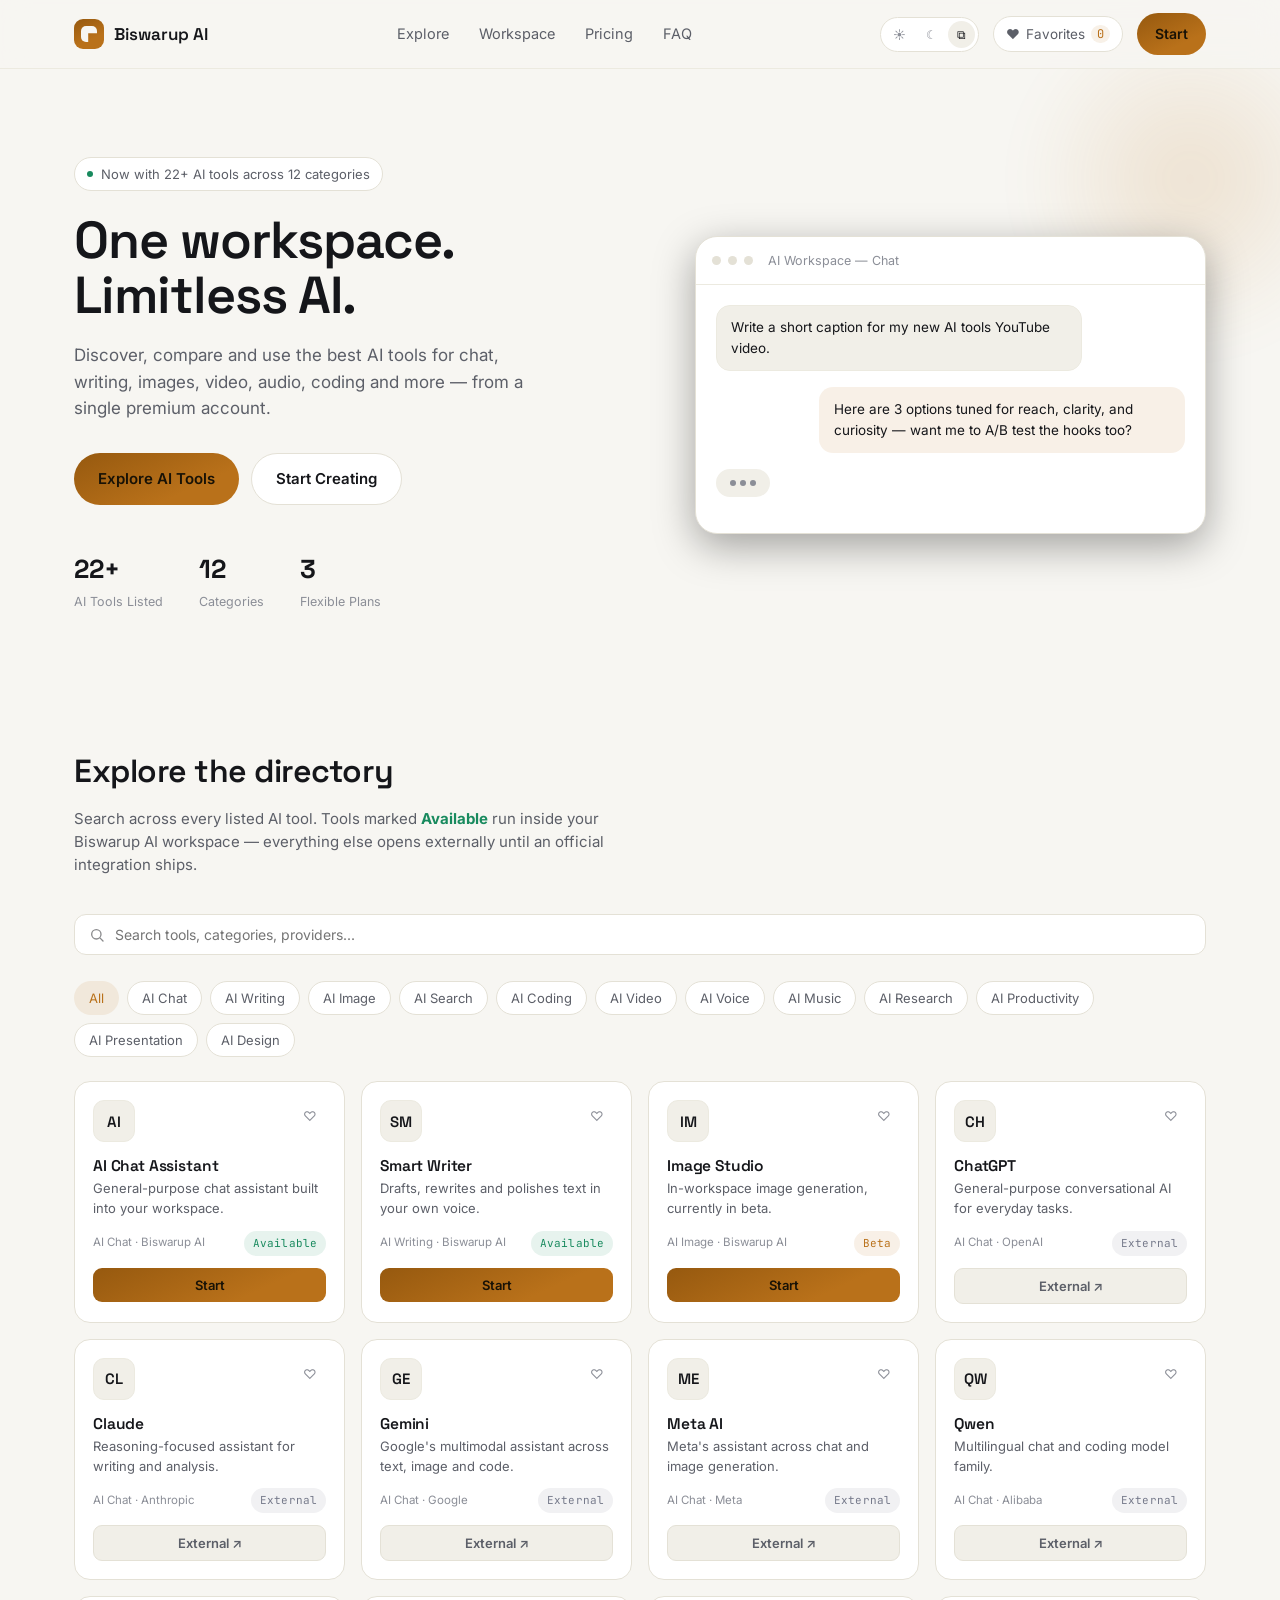
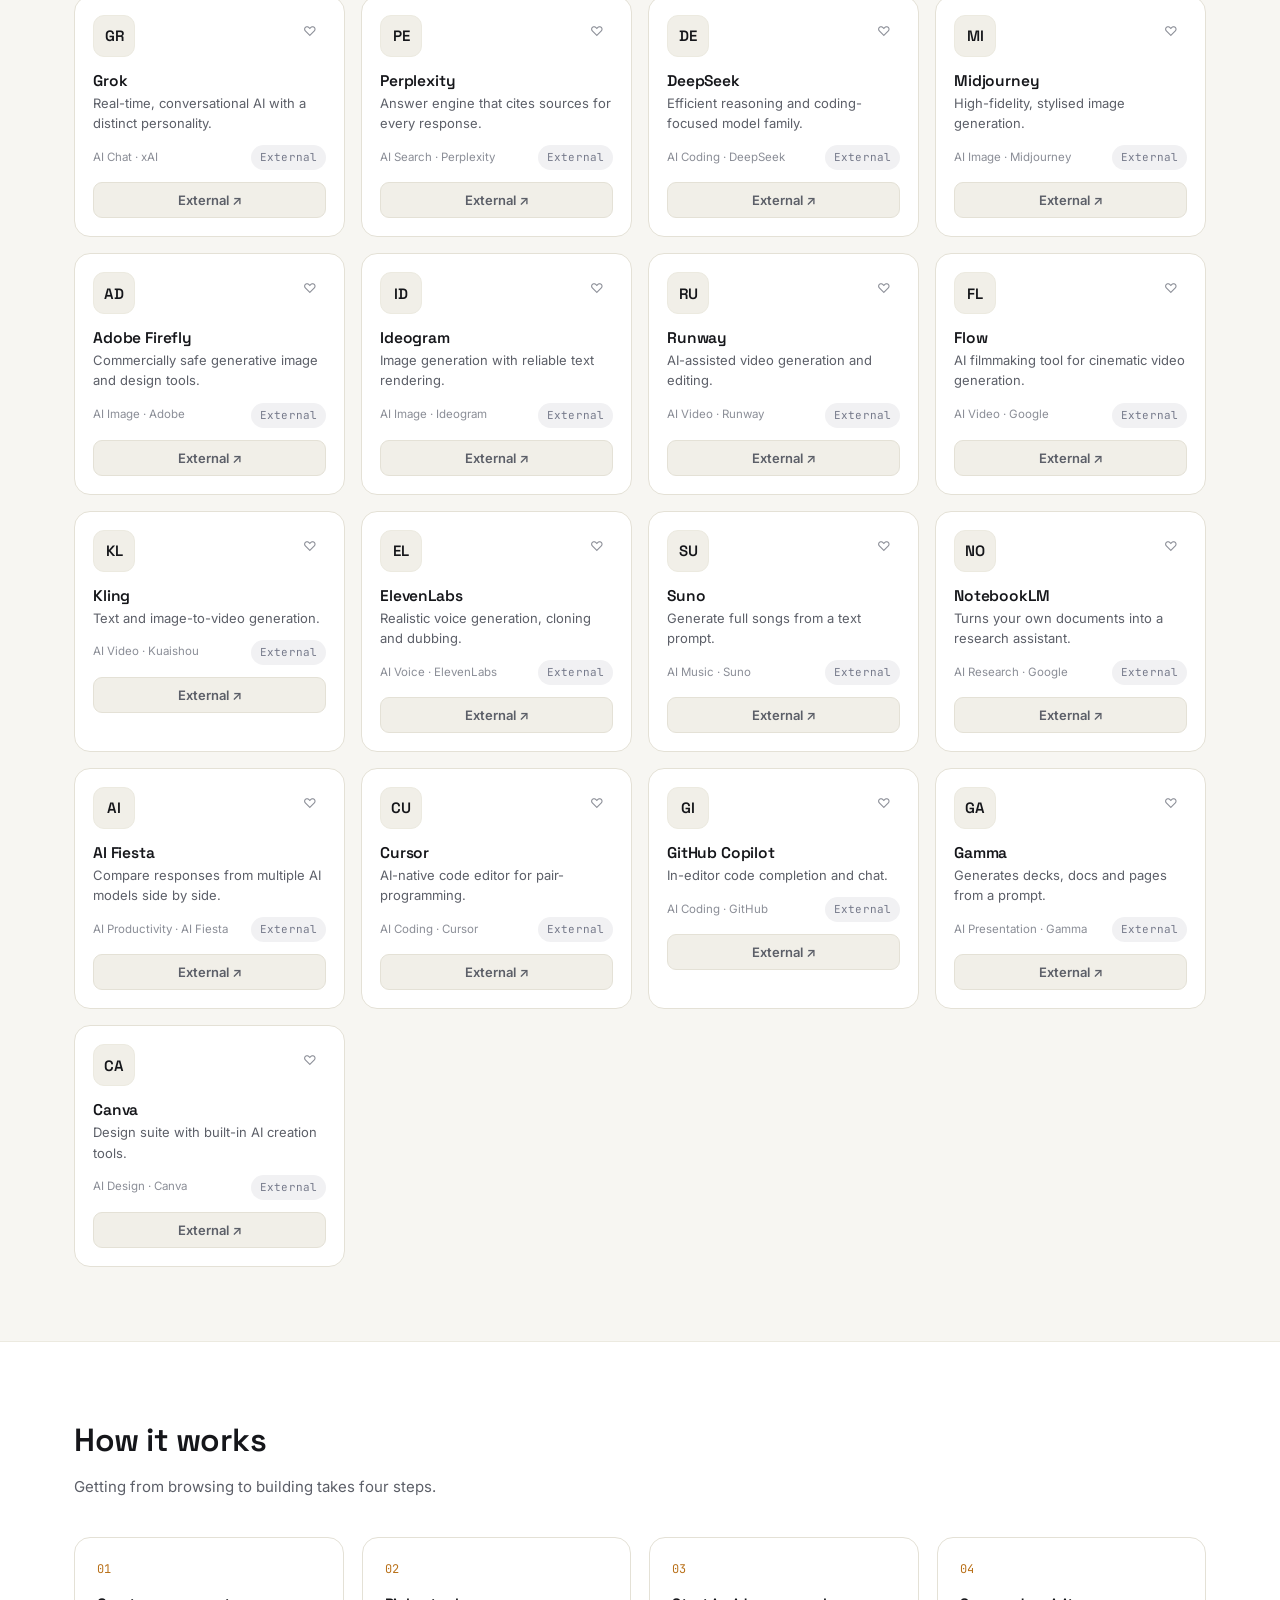
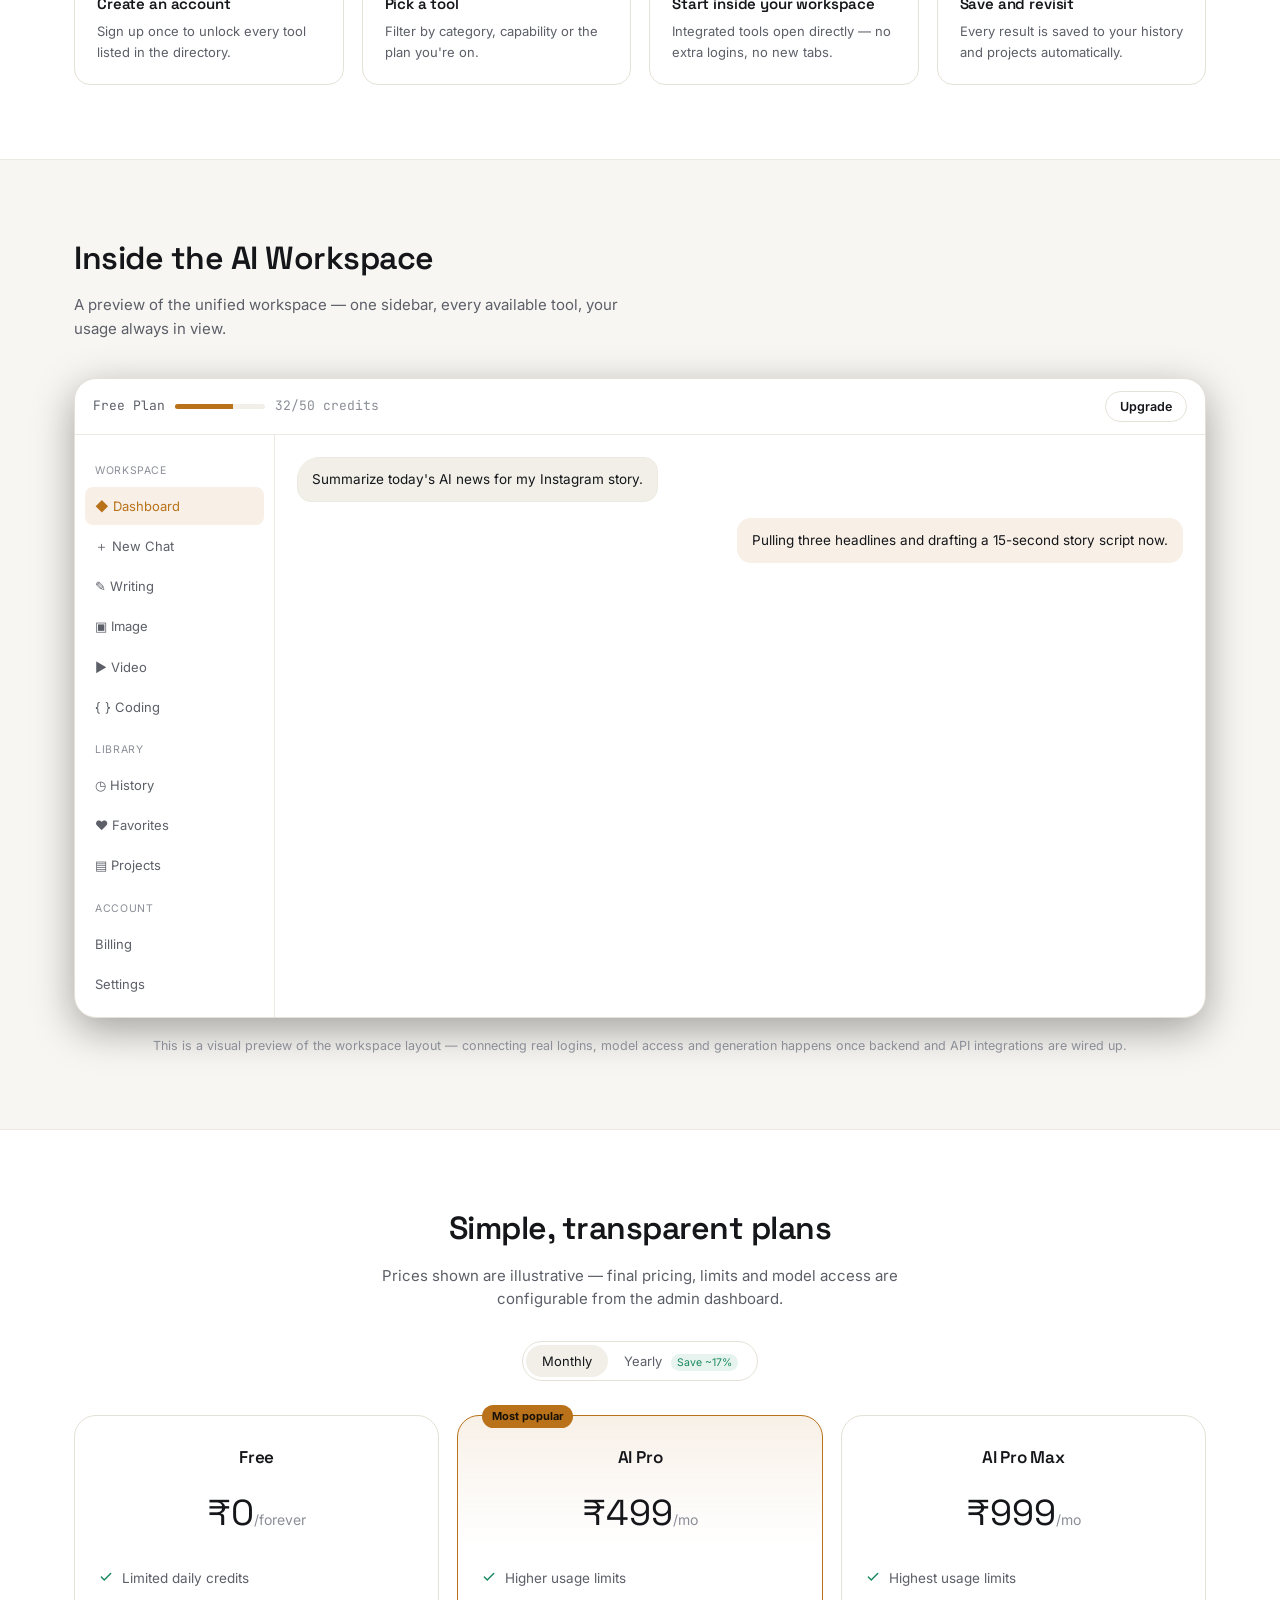
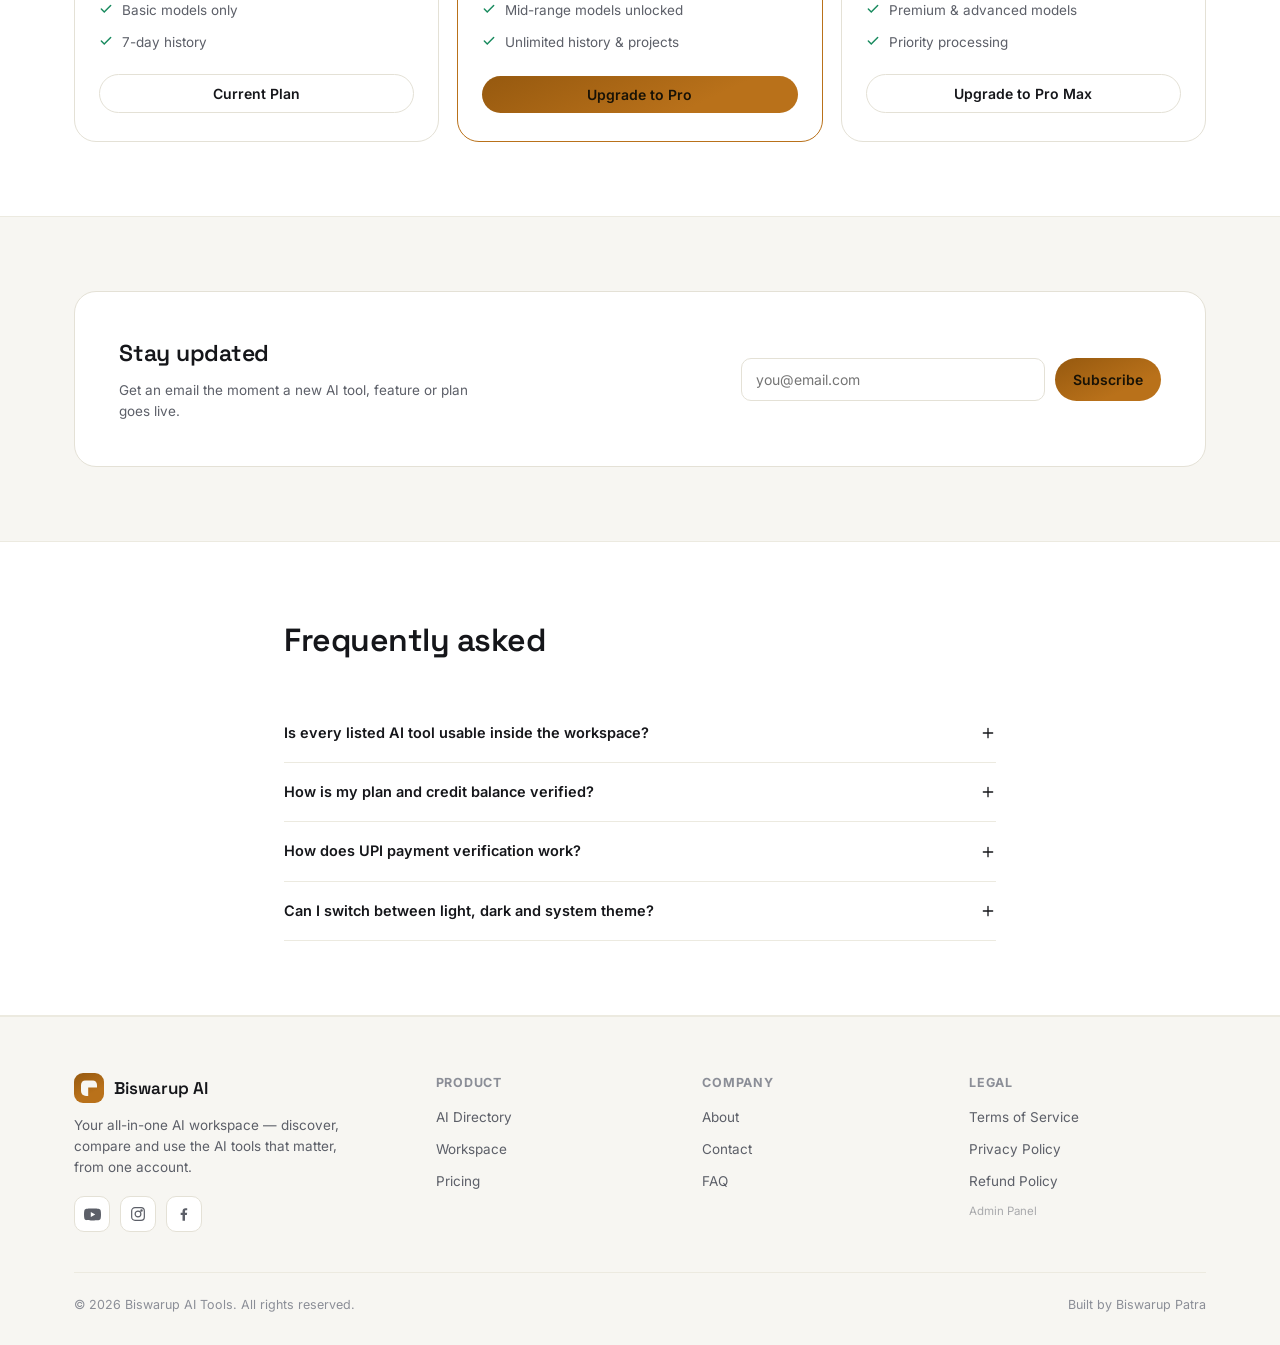
<file: index.html>
<!DOCTYPE html>
<html lang="en" data-theme="dark">
<head>
<meta charset="UTF-8">
<meta name="viewport" content="width=device-width, initial-scale=1.0">
<title>Biswarup AI Tools — One Workspace. Limitless AI.</title>
<meta name="description" content="Discover and use multiple AI tools from one premium workspace.">
<link rel="preconnect" href="https://fonts.googleapis.com">
<link href="https://fonts.googleapis.com/css2?family=Space+Grotesk:wght@500;600;700&family=Inter:wght@400;500;600;700&family=JetBrains+Mono:wght@500&display=swap" rel="stylesheet">
<style>
  :root{
    --radius-s:10px; --radius-m:16px; --radius-l:22px;
    --shadow-1: 0 1px 2px rgba(0,0,0,.4);
    --shadow-2: 0 12px 40px rgba(0,0,0,.35);
    --ease: cubic-bezier(.16,1,.3,1);
  }
  html[data-theme="dark"]{
    --bg:#0B0C10; --bg-soft:#111319; --surface:#181B22; --surface-2:#20242D;
    --border:#282C36; --border-soft:#20232B;
    --text:#F3F2EE; --text-dim:#9A9DA8; --text-faint:#5C606C;
    --accent:#F0B25B; --accent-strong:#FFC97A; --accent-soft:rgba(240,178,91,.13);
    --good:#5FD3A5; --good-soft:rgba(95,211,165,.13);
    --ext:#8B90A0; --ext-soft:rgba(139,144,160,.13);
    --overlay: rgba(6,7,10,.72);
  }
  html[data-theme="light"]{
    --bg:#F7F6F2; --bg-soft:#FFFFFF; --surface:#FFFFFF; --surface-2:#F1EFE8;
    --border:#E4E1D6; --border-soft:#ECEAE0;
    --text:#15161A; --text-dim:#5C5F68; --text-faint:#8B8E97;
    --accent:#B9711A; --accent-strong:#96590F; --accent-soft:rgba(185,113,26,.10);
    --good:#188A5E; --good-soft:rgba(24,138,94,.10);
    --ext:#75798A; --ext-soft:rgba(117,121,138,.10);
    --overlay: rgba(20,18,12,.45);
  }
  *{box-sizing:border-box; margin:0; padding:0;}
  html{scroll-behavior:smooth;}
  body{
    background:var(--bg); color:var(--text);
    font-family:'Inter',sans-serif; font-size:15.5px; line-height:1.55;
    -webkit-font-smoothing:antialiased;
    transition: background .25s var(--ease), color .25s var(--ease);
    overflow-x:hidden;
  }
  h1,h2,h3,h4{ font-family:'Space Grotesk',sans-serif; font-weight:600; letter-spacing:-.01em; }
  a{ color:inherit; text-decoration:none; }
  img{ max-width:100%; display:block; }
  button{ font-family:inherit; cursor:pointer; border:none; background:none; color:inherit; }
  input{ font-family:inherit; }
  ::selection{ background:var(--accent-soft); }
  .mono{ font-family:'JetBrains Mono',monospace; }
  .wrap{ max-width:1180px; margin:0 auto; padding:0 24px; }
  @media (max-width:640px){ .wrap{ padding:0 18px; } }

  /* ---------- NAV ---------- */
  nav.top{
    position:sticky; top:0; z-index:60;
    background:color-mix(in srgb, var(--bg) 82%, transparent);
    backdrop-filter:blur(14px); -webkit-backdrop-filter:blur(14px);
    border-bottom:1px solid var(--border-soft);
  }
  .nav-inner{ display:flex; align-items:center; justify-content:space-between; height:68px; }
  .brand{ display:flex; align-items:center; gap:10px; font-family:'Space Grotesk'; font-weight:600; font-size:17px; }
  .brand-mark{ width:30px; height:30px; border-radius:9px; background:linear-gradient(155deg,var(--accent-strong),var(--accent) 65%); position:relative; flex:none; }
  .brand-mark::after{ content:""; position:absolute; inset:7px; border-radius:5px; background:var(--bg); clip-path:polygon(0 0,100% 0,100% 45%,45% 45%,45% 100%,0 100%); }
  .nav-links{ display:flex; align-items:center; gap:30px; font-size:14.5px; color:var(--text-dim); }
  .nav-links a:hover{ color:var(--text); }
  .nav-right{ display:flex; align-items:center; gap:14px; }
  .theme-switch{ display:flex; align-items:center; background:var(--surface); border:1px solid var(--border); border-radius:99px; padding:3px; gap:2px; }
  .theme-switch button{ padding:6px 9px; border-radius:99px; font-size:12px; color:var(--text-faint); display:flex; align-items:center; }
  .theme-switch button.active{ background:var(--surface-2); color:var(--text); }
  .fav-btn{ display:flex; align-items:center; gap:6px; padding:8px 12px; border-radius:99px; background:var(--surface); border:1px solid var(--border); font-size:13.5px; color:var(--text-dim); }
  .fav-btn:hover{ color:var(--text); border-color:var(--text-faint); }
  .fav-count{ font-family:'JetBrains Mono'; font-size:12px; background:var(--accent-soft); color:var(--accent); padding:1px 6px; border-radius:99px; }
  .btn{ display:inline-flex; align-items:center; justify-content:center; gap:8px; padding:10px 18px; border-radius:99px; font-weight:600; font-size:14px; transition:transform .18s var(--ease), opacity .18s var(--ease); }
  .btn:active{ transform:scale(.96); }
  .btn-primary{ background:linear-gradient(155deg,var(--accent-strong),var(--accent) 70%); color:#181206; }
  .btn-primary:hover{ opacity:.92; }
  .btn-ghost{ background:var(--surface); border:1px solid var(--border); color:var(--text); }
  .btn-ghost:hover{ border-color:var(--text-faint); }
  .hamburger{ display:none; }

  /* ---------- HERO ---------- */
  .hero{ padding:88px 0 60px; position:relative; }
  .hero-grid{ display:grid; grid-template-columns:1.05fr .95fr; gap:56px; align-items:center; }
  .kicker{ display:inline-flex; align-items:center; gap:8px; font-size:13px; color:var(--text-dim); background:var(--surface); border:1px solid var(--border); padding:6px 12px; border-radius:99px; margin-bottom:22px; }
  .kicker .dot{ width:6px; height:6px; border-radius:50%; background:var(--good); }
  .hero h1{ font-size:52px; line-height:1.05; letter-spacing:-.02em; max-width:560px; }
  .hero p.lead{ margin-top:20px; color:var(--text-dim); font-size:17px; max-width:480px; }
  .hero-cta{ display:flex; gap:12px; margin-top:32px; flex-wrap:wrap; }
  .btn-lg{ padding:13px 24px; font-size:15px; }
  .hero-stats{ display:flex; gap:36px; margin-top:44px; }
  .stat b{ font-family:'Space Grotesk'; font-size:26px; display:block; }
  .stat span{ font-size:12.5px; color:var(--text-faint); }

  .hero-visual{ position:relative; }
  .panel{ background:var(--surface); border:1px solid var(--border); border-radius:var(--radius-l); box-shadow:var(--shadow-2); overflow:hidden; }
  .panel-head{ display:flex; align-items:center; gap:7px; padding:14px 16px; border-bottom:1px solid var(--border-soft); }
  .panel-head i{ width:9px; height:9px; border-radius:50%; background:var(--border); }
  .panel-head span{ margin-left:8px; font-size:12.5px; color:var(--text-faint); }
  .panel-body{ padding:20px; }
  .chat-row{ display:flex; gap:10px; margin-bottom:16px; }
  .chat-row.me{ justify-content:flex-end; }
  .bubble{ max-width:78%; padding:11px 14px; border-radius:14px; font-size:13.5px; background:var(--surface-2); border:1px solid var(--border-soft); }
  .chat-row.me .bubble{ background:var(--accent-soft); border-color:transparent; color:var(--text); }
  .typing{ display:inline-flex; gap:4px; padding:11px 14px; border-radius:14px; background:var(--surface-2); }
  .typing i{ width:6px; height:6px; border-radius:50%; background:var(--text-faint); animation:blink 1.2s infinite ease-in-out; }
  .typing i:nth-child(2){ animation-delay:.2s; } .typing i:nth-child(3){ animation-delay:.4s; }
  @keyframes blink{ 0%,80%,100%{ opacity:.25 } 40%{ opacity:1 } }
  .glow{ position:absolute; width:340px; height:340px; background:radial-gradient(circle, var(--accent) 0%, transparent 70%); opacity:.16; filter:blur(30px); top:-60px; right:-80px; z-index:-1; }

  /* ---------- SECTION SHARED ---------- */
  section{ padding:74px 0; }
  .section-head{ margin-bottom:38px; max-width:560px; }
  .section-head h2{ font-size:32px; letter-spacing:-.015em; }
  .section-head p{ color:var(--text-dim); margin-top:10px; font-size:15px; }
  .section-alt{ background:var(--bg-soft); border-top:1px solid var(--border-soft); border-bottom:1px solid var(--border-soft); }

  /* ---------- DIRECTORY ---------- */
  .dir-controls{ display:flex; gap:14px; margin-bottom:26px; flex-wrap:wrap; align-items:center; }
  .search{ flex:1; min-width:220px; display:flex; align-items:center; gap:10px; background:var(--surface); border:1px solid var(--border); border-radius:12px; padding:11px 14px; }
  .search input{ background:none; border:none; outline:none; color:var(--text); font-size:14px; width:100%; }
  .search svg{ flex:none; opacity:.5; }
  .chips{ display:flex; gap:8px; flex-wrap:wrap; }
  .chip{ padding:8px 14px; border-radius:99px; border:1px solid var(--border); font-size:13px; color:var(--text-dim); background:var(--surface); white-space:nowrap; }
  .chip.active{ background:var(--accent-soft); border-color:transparent; color:var(--accent); }

  .tool-grid{ display:grid; grid-template-columns:repeat(auto-fill,minmax(258px,1fr)); gap:16px; }
  .card{ background:var(--surface); border:1px solid var(--border); border-radius:var(--radius-m); padding:18px; display:flex; flex-direction:column; gap:12px; transition:border-color .2s var(--ease), transform .2s var(--ease); }
  .card:hover{ border-color:var(--text-faint); }
  .card-top{ display:flex; align-items:flex-start; justify-content:space-between; }
  .tool-icon{ width:42px; height:42px; border-radius:11px; display:flex; align-items:center; justify-content:center; font-family:'Space Grotesk'; font-weight:600; font-size:15px; background:var(--surface-2); border:1px solid var(--border-soft); }
  .heart{ width:32px; height:32px; border-radius:9px; display:flex; align-items:center; justify-content:center; color:var(--text-faint); }
  .heart:hover{ background:var(--surface-2); color:var(--text); }
  .heart.active{ color:var(--accent); }
  .card h4{ font-size:15.5px; }
  .card .desc{ font-size:13px; color:var(--text-dim); flex:1; }
  .card-meta{ display:flex; align-items:center; justify-content:space-between; gap:8px; }
  .badge{ font-size:11px; padding:4px 9px; border-radius:99px; font-family:'JetBrains Mono'; letter-spacing:.01em; }
  .badge.available{ background:var(--good-soft); color:var(--good); }
  .badge.beta{ background:var(--accent-soft); color:var(--accent); }
  .badge.external{ background:var(--ext-soft); color:var(--ext); }
  .cat-tag{ font-size:11.5px; color:var(--text-faint); }
  .card-cta{ width:100%; padding:9px; border-radius:9px; font-size:13px; font-weight:600; text-align:center; }
  .card-cta.start{ background:linear-gradient(155deg,var(--accent-strong),var(--accent) 70%); color:#181206; }
  .card-cta.ext{ background:var(--surface-2); border:1px solid var(--border); color:var(--text-dim); }
  .empty-state{ text-align:center; padding:60px 20px; color:var(--text-faint); font-size:14px; }

  /* ---------- HOW IT WORKS ---------- */
  .steps{ display:grid; grid-template-columns:repeat(4,1fr); gap:18px; }
  .step{ background:var(--surface); border:1px solid var(--border); border-radius:var(--radius-m); padding:22px; }
  .step .n{ font-family:'JetBrains Mono'; font-size:12px; color:var(--accent); margin-bottom:14px; }
  .step h4{ font-size:15px; margin-bottom:6px; }
  .step p{ font-size:13px; color:var(--text-dim); }

  /* ---------- WORKSPACE PREVIEW ---------- */
  .ws{ background:var(--surface); border:1px solid var(--border); border-radius:var(--radius-l); overflow:hidden; box-shadow:var(--shadow-2); }
  .ws-top{ display:flex; align-items:center; justify-content:space-between; padding:12px 18px; border-bottom:1px solid var(--border-soft); }
  .ws-plan{ display:flex; align-items:center; gap:10px; font-size:13px; color:var(--text-dim); }
  .credit-bar{ width:90px; height:5px; border-radius:99px; background:var(--surface-2); overflow:hidden; }
  .credit-bar i{ display:block; height:100%; width:64%; background:var(--accent); }
  .ws-body{ display:grid; grid-template-columns:200px 1fr; min-height:340px; }
  .ws-side{ border-right:1px solid var(--border-soft); padding:14px 10px; display:flex; flex-direction:column; gap:2px; }
  .ws-side a{ display:flex; align-items:center; gap:10px; padding:9px 10px; border-radius:8px; font-size:13px; color:var(--text-dim); }
  .ws-side a.active{ background:var(--accent-soft); color:var(--accent); }
  .ws-side a:hover{ color:var(--text); }
  .ws-side .grp{ font-size:10.5px; text-transform:uppercase; letter-spacing:.06em; color:var(--text-faint); margin:14px 10px 6px; }
  .ws-main{ padding:22px; }
  .ws-note{ margin-top:18px; font-size:12.5px; color:var(--text-faint); text-align:center; }

  /* ---------- PRICING ---------- */
  .price-toggle{ display:inline-flex; background:var(--surface); border:1px solid var(--border); border-radius:99px; padding:3px; margin-bottom:34px; }
  .price-toggle button{ padding:8px 16px; border-radius:99px; font-size:13px; color:var(--text-dim); }
  .price-toggle button.active{ background:var(--surface-2); color:var(--text); }
  .save-tag{ font-size:10.5px; background:var(--good-soft); color:var(--good); padding:2px 6px; border-radius:99px; margin-left:5px; }
  .plans{ display:grid; grid-template-columns:repeat(3,1fr); gap:18px; }
  .plan{ background:var(--surface); border:1px solid var(--border); border-radius:var(--radius-l); padding:28px 24px; display:flex; flex-direction:column; }
  .plan.feat{ border-color:var(--accent); position:relative; background:linear-gradient(180deg, var(--accent-soft), transparent 40%); }
  .plan.feat::before{ content:"Most popular"; position:absolute; top:-11px; left:24px; background:var(--accent); color:#181206; font-size:11px; font-weight:700; padding:3px 10px; border-radius:99px; }
  .plan h3{ font-size:17px; }
  .plan .price{ font-family:'Space Grotesk'; font-size:36px; margin:16px 0 4px; }
  .plan .price span{ font-size:14px; color:var(--text-faint); font-family:'Inter'; }
  .plan ul{ list-style:none; margin:22px 0; display:flex; flex-direction:column; gap:11px; flex:1; }
  .plan li{ font-size:13.5px; color:var(--text-dim); display:flex; gap:9px; align-items:flex-start; }
  .plan li svg{ flex:none; margin-top:2px; color:var(--good); }
  .plan-note{ font-size:11px; color:var(--text-faint); margin-top:20px; text-align:center; }

  /* ---------- NEWSLETTER ---------- */
  .news{ background:var(--surface); border:1px solid var(--border); border-radius:var(--radius-l); padding:44px; display:flex; align-items:center; justify-content:space-between; gap:30px; flex-wrap:wrap; }
  .news h3{ font-size:23px; max-width:360px; }
  .news p{ color:var(--text-dim); font-size:13.5px; margin-top:8px; max-width:360px; }
  .news-form{ display:flex; gap:10px; flex:1; min-width:280px; max-width:420px; }
  .news-form input{ flex:1; background:var(--bg-soft); border:1px solid var(--border); border-radius:10px; padding:12px 14px; color:var(--text); outline:none; font-size:14px; }
  .news-form input:focus{ border-color:var(--accent); }

  /* ---------- FAQ ---------- */
  .faq-item{ border-bottom:1px solid var(--border-soft); padding:18px 0; }
  .faq-q{ display:flex; align-items:center; justify-content:space-between; font-weight:600; font-size:14.5px; }
  .faq-q svg{ transition:transform .2s var(--ease); flex:none; }
  .faq-item.open .faq-q svg{ transform:rotate(45deg); }
  .faq-a{ max-height:0; overflow:hidden; transition:max-height .25s var(--ease); }
  .faq-a p{ padding-top:12px; color:var(--text-dim); font-size:13.5px; max-width:640px; }
  .faq-item.open .faq-a{ max-height:200px; }

  /* ---------- FOOTER ---------- */
  footer{ padding:56px 0 30px; border-top:1px solid var(--border-soft); }
  .foot-top{ display:grid; grid-template-columns:1.4fr 1fr 1fr 1fr; gap:30px; margin-bottom:40px; }
  .foot-brand p{ color:var(--text-dim); font-size:13.5px; margin-top:12px; max-width:280px; }
  .socials{ display:flex; gap:10px; margin-top:18px; }
  .social{ width:36px; height:36px; border-radius:10px; background:var(--surface); border:1px solid var(--border); display:flex; align-items:center; justify-content:center; color:var(--text-dim); }
  .social:hover{ color:var(--accent); border-color:var(--accent); }
  .foot-col h5{ font-size:12.5px; color:var(--text-faint); text-transform:uppercase; letter-spacing:.06em; margin-bottom:14px; }
  .foot-col a{ display:block; font-size:13.5px; color:var(--text-dim); margin-bottom:11px; }
  .foot-col a:hover{ color:var(--text); }
  .foot-bottom{ display:flex; justify-content:space-between; align-items:center; font-size:12.5px; color:var(--text-faint); border-top:1px solid var(--border-soft); padding-top:22px; flex-wrap:wrap; gap:10px; }

  /* ---------- DRAWER (favorites) ---------- */
  .drawer-overlay{ position:fixed; inset:0; background:var(--overlay); z-index:90; opacity:0; pointer-events:none; transition:opacity .25s var(--ease); }
  .drawer-overlay.show{ opacity:1; pointer-events:auto; }
  .drawer{ position:fixed; top:0; right:0; height:100%; width:380px; max-width:90vw; background:var(--bg-soft); border-left:1px solid var(--border); z-index:91; transform:translateX(100%); transition:transform .3s var(--ease); display:flex; flex-direction:column; }
  .drawer.show{ transform:translateX(0); }
  .drawer-head{ display:flex; align-items:center; justify-content:space-between; padding:20px; border-bottom:1px solid var(--border-soft); }
  .drawer-head h3{ font-size:17px; }
  .drawer-close{ width:32px; height:32px; border-radius:9px; display:flex; align-items:center; justify-content:center; background:var(--surface); border:1px solid var(--border); }
  .drawer-body{ padding:16px 20px; overflow-y:auto; flex:1; display:flex; flex-direction:column; gap:12px; }
  .fav-row{ display:flex; align-items:center; gap:12px; padding:12px; background:var(--surface); border:1px solid var(--border); border-radius:12px; }
  .fav-row .tool-icon{ width:36px; height:36px; font-size:13px; }
  .fav-row .fi{ flex:1; }
  .fav-row .fi h4{ font-size:13.5px; }
  .fav-row .fi span{ font-size:11.5px; color:var(--text-faint); }
  .fav-row button{ color:var(--text-faint); }
  .fav-row button:hover{ color:var(--accent); }

  /* ---------- MODAL (UPI) ---------- */
  .modal-overlay{ position:fixed; inset:0; background:var(--overlay); z-index:95; display:flex; align-items:center; justify-content:center; padding:20px; opacity:0; pointer-events:none; transition:opacity .22s var(--ease); }
  .modal-overlay.show{ opacity:1; pointer-events:auto; }
  .modal{ background:var(--bg-soft); border:1px solid var(--border); border-radius:var(--radius-l); width:400px; max-width:100%; max-height:90vh; overflow-y:auto; transform:translateY(14px) scale(.97); transition:transform .25s var(--ease); }
  .modal-overlay.show .modal{ transform:translateY(0) scale(1); }
  .modal-head{ display:flex; align-items:center; justify-content:space-between; padding:18px 20px; border-bottom:1px solid var(--border-soft); }
  .modal-head h3{ font-size:16px; }
  .modal-body{ padding:22px; text-align:center; }
  .qr-box{ background:#fff; border-radius:16px; padding:16px; display:inline-block; }
  .qr-box img{ width:170px; height:170px; border-radius:6px; }
  .pay-amount{ font-family:'Space Grotesk'; font-size:30px; margin:16px 0 2px; }
  .pay-plan{ font-size:12.5px; color:var(--text-faint); margin-bottom:18px; }
  .pay-steps{ text-align:left; font-size:13px; color:var(--text-dim); background:var(--surface); border:1px solid var(--border); border-radius:12px; padding:14px 16px; margin-bottom:18px; }
  .pay-steps li{ margin-bottom:6px; margin-left:16px; }
  .txn-input{ width:100%; background:var(--surface); border:1px solid var(--border); border-radius:10px; padding:12px 14px; color:var(--text); outline:none; font-size:14px; margin-bottom:14px; }
  .txn-input:focus{ border-color:var(--accent); }
  .pay-disclaimer{ font-size:11px; color:var(--text-faint); margin-top:14px; line-height:1.5; }

  /* ---------- TOAST ---------- */
  .toast{ position:fixed; bottom:24px; left:50%; transform:translateX(-50%) translateY(20px); background:var(--surface); border:1px solid var(--border); box-shadow:var(--shadow-2); padding:13px 20px; border-radius:12px; font-size:13.5px; z-index:99; opacity:0; pointer-events:none; transition:all .25s var(--ease); display:flex; align-items:center; gap:10px; }
  .toast.show{ opacity:1; transform:translateX(-50%) translateY(0); }
  .toast .dot2{ width:7px; height:7px; border-radius:50%; background:var(--good); flex:none; }

  /* ---------- RESPONSIVE ---------- */
  @media (max-width:900px){
    .hero-grid{ grid-template-columns:1fr; }
    .hero-visual{ order:-1; }
    .hero h1{ font-size:38px; max-width:100%; }
    .hero p.lead{ max-width:100%; }
    .steps{ grid-template-columns:repeat(2,1fr); }
    .plans{ grid-template-columns:1fr; }
    .foot-top{ grid-template-columns:1fr 1fr; }
    .ws-body{ grid-template-columns:150px 1fr; }
  }
  @media (max-width:640px){
    .nav-links{ display:none; }
    .hamburger{ display:flex; width:36px; height:36px; align-items:center; justify-content:center; border-radius:9px; background:var(--surface); border:1px solid var(--border); }
    .theme-switch span.lbl{ display:none; }
    section{ padding:52px 0; }
    .hero{ padding:36px 0 40px; }
    .hero h1{ font-size:30px; }
    .hero-stats{ gap:24px; }
    .steps{ grid-template-columns:1fr; }
    .foot-top{ grid-template-columns:1fr; gap:28px; }
    .news{ padding:28px; flex-direction:column; align-items:flex-start; }
    .news-form{ max-width:100%; }
    .ws-body{ grid-template-columns:1fr; }
    .ws-side{ display:none; }
    .drawer{ width:100%; max-width:100%; }
    .btn-lg{ width:100%; }
    .hero-cta{ flex-direction:column; }
    .hero-cta .btn{ width:100%; }
  }
</style>
</head>
<body>

<nav class="top">
  <div class="wrap nav-inner">
    <div class="brand"><div class="brand-mark"></div>Biswarup AI</div>
    <div class="nav-links">
      <a href="#directory">Explore</a>
      <a href="#workspace">Workspace</a>
      <a href="#pricing">Pricing</a>
      <a href="#faq">FAQ</a>
    </div>
    <div class="nav-right">
      <div class="theme-switch" id="themeSwitch">
        <button data-mode="light" title="Light">☀</button>
        <button data-mode="dark" title="Dark">☾</button>
        <button data-mode="system" title="System">⧉</button>
      </div>
      <button class="fav-btn" id="favBtn">♥ <span class="lbl">Favorites</span> <span class="fav-count mono" id="favCount">0</span></button>
      <a href="auth.html" class="btn btn-primary" id="startBtn">Start</a>
      <button class="hamburger">☰</button>
    </div>
  </div>
</nav>

<header class="hero">
  <div class="glow"></div>
  <div class="wrap hero-grid">
    <div>
      <div class="kicker"><span class="dot"></span>Now with 22+ AI tools across 12 categories</div>
      <h1>One workspace.<br>Limitless AI.</h1>
      <p class="lead">Discover, compare and use the best AI tools for chat, writing, images, video, audio, coding and more — from a single premium account.</p>
      <div class="hero-cta">
        <a href="#directory" class="btn btn-primary btn-lg">Explore AI Tools</a>
        <a href="auth.html" class="btn btn-ghost btn-lg" id="startCreating">Start Creating</a>
      </div>
      <div class="hero-stats">
        <div class="stat"><b class="mono">22+</b><span>AI Tools Listed</span></div>
        <div class="stat"><b class="mono">12</b><span>Categories</span></div>
        <div class="stat"><b class="mono">3</b><span>Flexible Plans</span></div>
      </div>
    </div>
    <div class="hero-visual">
      <div class="panel">
        <div class="panel-head"><i></i><i></i><i></i><span>AI Workspace — Chat</span></div>
        <div class="panel-body">
          <div class="chat-row"><div class="bubble">Write a short caption for my new AI tools YouTube video.</div></div>
          <div class="chat-row me"><div class="bubble">Here are 3 options tuned for reach, clarity, and curiosity — want me to A/B test the hooks too?</div></div>
          <div class="chat-row"><div class="typing"><i></i><i></i><i></i></div></div>
        </div>
      </div>
    </div>
  </div>
</header>

<section id="directory">
  <div class="wrap">
    <div class="section-head">
      <h2>Explore the directory</h2>
      <p>Search across every listed AI tool. Tools marked <b style="color:var(--good)">Available</b> run inside your Biswarup AI workspace — everything else opens externally until an official integration ships.</p>
    </div>
    <div class="dir-controls">
      <div class="search">
        <svg width="16" height="16" viewBox="0 0 24 24" fill="none"><circle cx="11" cy="11" r="7" stroke="currentColor" stroke-width="2"/><path d="M21 21l-4.3-4.3" stroke="currentColor" stroke-width="2" stroke-linecap="round"/></svg>
        <input id="searchInput" placeholder="Search tools, categories, providers...">
      </div>
    </div>
    <div class="chips" id="chipRow"></div>
    <br>
    <div class="tool-grid" id="toolGrid"></div>
  </div>
</section>

<section class="section-alt">
  <div class="wrap">
    <div class="section-head">
      <h2>How it works</h2>
      <p>Getting from browsing to building takes four steps.</p>
    </div>
    <div class="steps">
      <div class="step"><div class="n mono">01</div><h4>Create an account</h4><p>Sign up once to unlock every tool listed in the directory.</p></div>
      <div class="step"><div class="n mono">02</div><h4>Pick a tool</h4><p>Filter by category, capability or the plan you're on.</p></div>
      <div class="step"><div class="n mono">03</div><h4>Start inside your workspace</h4><p>Integrated tools open directly — no extra logins, no new tabs.</p></div>
      <div class="step"><div class="n mono">04</div><h4>Save and revisit</h4><p>Every result is saved to your history and projects automatically.</p></div>
    </div>
  </div>
</section>

<section id="workspace">
  <div class="wrap">
    <div class="section-head">
      <h2>Inside the AI Workspace</h2>
      <p>A preview of the unified workspace — one sidebar, every available tool, your usage always in view.</p>
    </div>
    <div class="ws">
      <div class="ws-top">
        <div class="ws-plan"><span class="mono">Free Plan</span><div class="credit-bar"><i></i></div><span class="mono" style="color:var(--text-faint)">32/50 credits</span></div>
        <button class="btn btn-ghost" style="padding:7px 14px;font-size:12.5px;" id="wsUpgrade">Upgrade</button>
      </div>
      <div class="ws-body">
        <div class="ws-side">
          <div class="grp">Workspace</div>
          <a class="active">◆ Dashboard</a>
          <a>＋ New Chat</a>
          <a>✎ Writing</a>
          <a>▣ Image</a>
          <a>▶ Video</a>
          <a>{ } Coding</a>
          <div class="grp">Library</div>
          <a>◷ History</a>
          <a>♥ Favorites</a>
          <a>▤ Projects</a>
          <div class="grp">Account</div>
          <a>Billing</a>
          <a>Settings</a>
        </div>
        <div class="ws-main">
          <div class="panel" style="border:none;box-shadow:none;">
            <div class="panel-body" style="padding:0;">
              <div class="chat-row"><div class="bubble">Summarize today's AI news for my Instagram story.</div></div>
              <div class="chat-row me"><div class="bubble">Pulling three headlines and drafting a 15-second story script now.</div></div>
            </div>
          </div>
        </div>
      </div>
    </div>
    <p class="ws-note">This is a visual preview of the workspace layout — connecting real logins, model access and generation happens once backend and API integrations are wired up.</p>
  </div>
</section>

<section id="pricing" class="section-alt">
  <div class="wrap" style="text-align:center;">
    <div class="section-head" style="margin:0 auto 30px;">
      <h2>Simple, transparent plans</h2>
      <p>Prices shown are illustrative — final pricing, limits and model access are configurable from the admin dashboard.</p>
    </div>
    <div class="price-toggle" id="priceToggle">
      <button class="active" data-cycle="monthly">Monthly</button>
      <button data-cycle="yearly">Yearly <span class="save-tag">Save ~17%</span></button>
    </div>
    <div class="plans">
      <div class="plan">
        <h3>Free</h3>
        <div class="price">₹0<span>/forever</span></div>
        <ul>
          <li><svg width="14" height="14" viewBox="0 0 24 24" fill="none"><path d="M20 6L9 17l-5-5" stroke="currentColor" stroke-width="2.5" stroke-linecap="round"/></svg>Limited daily credits</li>
          <li><svg width="14" height="14" viewBox="0 0 24 24" fill="none"><path d="M20 6L9 17l-5-5" stroke="currentColor" stroke-width="2.5" stroke-linecap="round"/></svg>Basic models only</li>
          <li><svg width="14" height="14" viewBox="0 0 24 24" fill="none"><path d="M20 6L9 17l-5-5" stroke="currentColor" stroke-width="2.5" stroke-linecap="round"/></svg>7-day history</li>
        </ul>
        <button class="btn btn-ghost">Current Plan</button>
      </div>
      <div class="plan feat">
        <h3>AI Pro</h3>
        <div class="price" data-monthly="499" data-yearly="4999">₹499<span>/mo</span></div>
        <ul>
          <li><svg width="14" height="14" viewBox="0 0 24 24" fill="none"><path d="M20 6L9 17l-5-5" stroke="currentColor" stroke-width="2.5" stroke-linecap="round"/></svg>Higher usage limits</li>
          <li><svg width="14" height="14" viewBox="0 0 24 24" fill="none"><path d="M20 6L9 17l-5-5" stroke="currentColor" stroke-width="2.5" stroke-linecap="round"/></svg>Mid-range models unlocked</li>
          <li><svg width="14" height="14" viewBox="0 0 24 24" fill="none"><path d="M20 6L9 17l-5-5" stroke="currentColor" stroke-width="2.5" stroke-linecap="round"/></svg>Unlimited history & projects</li>
        </ul>
        <button class="btn btn-primary upgrade-btn" data-plan="AI Pro">Upgrade to Pro</button>
      </div>
      <div class="plan">
        <h3>AI Pro Max</h3>
        <div class="price" data-monthly="999" data-yearly="9999">₹999<span>/mo</span></div>
        <ul>
          <li><svg width="14" height="14" viewBox="0 0 24 24" fill="none"><path d="M20 6L9 17l-5-5" stroke="currentColor" stroke-width="2.5" stroke-linecap="round"/></svg>Highest usage limits</li>
          <li><svg width="14" height="14" viewBox="0 0 24 24" fill="none"><path d="M20 6L9 17l-5-5" stroke="currentColor" stroke-width="2.5" stroke-linecap="round"/></svg>Premium & advanced models</li>
          <li><svg width="14" height="14" viewBox="0 0 24 24" fill="none"><path d="M20 6L9 17l-5-5" stroke="currentColor" stroke-width="2.5" stroke-linecap="round"/></svg>Priority processing</li>
        </ul>
        <button class="btn btn-ghost upgrade-btn" data-plan="AI Pro Max">Upgrade to Pro Max</button>
      </div>
    </div>
  </div>
</section>

<section>
  <div class="wrap">
    <div class="news">
      <div>
        <h3>Stay updated</h3>
        <p>Get an email the moment a new AI tool, feature or plan goes live.</p>
      </div>
      <form class="news-form" id="newsForm">
        <input type="email" required placeholder="you@email.com">
        <button class="btn btn-primary" type="submit">Subscribe</button>
      </form>
    </div>
  </div>
</section>

<section id="faq" class="section-alt">
  <div class="wrap" style="max-width:760px;">
    <div class="section-head" style="max-width:100%;">
      <h2>Frequently asked</h2>
    </div>
    <div id="faqList"></div>
  </div>
</section>

<footer>
  <div class="wrap">
    <div class="foot-top">
      <div class="foot-brand">
        <div class="brand"><div class="brand-mark"></div>Biswarup AI</div>
        <p>Your all-in-one AI workspace — discover, compare and use the AI tools that matter, from one account.</p>
        <div class="socials">
          <a class="social" href="https://youtube.com/@biswarupwithai?si=KqZCPa7NRF3ReMj0" target="_blank" rel="noopener" title="YouTube">
            <svg width="17" height="17" viewBox="0 0 24 24" fill="currentColor"><path d="M23.5 6.2a3 3 0 0 0-2.1-2.1C19.5 3.5 12 3.5 12 3.5s-7.5 0-9.4.6A3 3 0 0 0 .5 6.2 31 31 0 0 0 0 12a31 31 0 0 0 .5 5.8 3 3 0 0 0 2.1 2.1c1.9.6 9.4.6 9.4.6s7.5 0 9.4-.6a3 3 0 0 0 2.1-2.1A31 31 0 0 0 24 12a31 31 0 0 0-.5-5.8ZM9.6 15.5v-7l6.3 3.5-6.3 3.5Z"/></svg>
          </a>
          <a class="social" href="https://www.instagram.com/biswarup.ai?stkn=OGYxend2MG5vNXcy" target="_blank" rel="noopener" title="Instagram">
            <svg width="16" height="16" viewBox="0 0 24 24" fill="none" stroke="currentColor" stroke-width="1.8"><rect x="2.5" y="2.5" width="19" height="19" rx="5"/><circle cx="12" cy="12" r="4.3"/><circle cx="17.3" cy="6.7" r="1"/></svg>
          </a>
          <a class="social" href="https://www.facebook.com/share/1DVM6Xpqto/" target="_blank" rel="noopener" title="Facebook">
            <svg width="16" height="16" viewBox="0 0 24 24" fill="currentColor"><path d="M13.5 22v-8.4h2.8l.4-3.3h-3.2V8.1c0-.9.3-1.6 1.7-1.6h1.6V3.5C16.5 3.4 15.4 3.3 14.2 3.3c-2.6 0-4.4 1.6-4.4 4.5v2.5H7v3.3h2.8V22h3.7Z"/></svg>
          </a>
        </div>
      </div>
      <div class="foot-col">
        <h5>Product</h5>
        <a href="#directory">AI Directory</a>
        <a href="#workspace">Workspace</a>
        <a href="#pricing">Pricing</a>
      </div>
      <div class="foot-col">
        <h5>Company</h5>
        <a href="#">About</a>
        <a href="#">Contact</a>
        <a href="#faq">FAQ</a>
      </div>
      <div class="foot-col">
        <h5>Legal</h5>
        <a href="#">Terms of Service</a>
        <a href="#">Privacy Policy</a>
        <a href="#">Refund Policy</a>
        <a href="admin.html" style="margin-top:8px;font-size:11.5px;opacity:.5;">Admin Panel</a>
      </div>
    </div>
    <div class="foot-bottom">
      <span>© 2026 Biswarup AI Tools. All rights reserved.</span>
      <span>Built by Biswarup Patra</span>
    </div>
  </div>
</footer>

<!-- Favorites drawer -->
<div class="drawer-overlay" id="drawerOverlay"></div>
<div class="drawer" id="favDrawer">
  <div class="drawer-head"><h3>My AI Tools</h3><button class="drawer-close" id="drawerClose">✕</button></div>
  <div class="drawer-body" id="drawerBody"></div>
</div>

<!-- UPI Payment modal -->
<div class="modal-overlay" id="payOverlay">
  <div class="modal">
    <div class="modal-head"><h3 id="payTitle">Upgrade to AI Pro</h3><button class="drawer-close" id="payClose">✕</button></div>
    <div class="modal-body">
      <div class="pay-amount mono" id="payAmount">₹499</div>
      <div class="pay-plan" id="payCycle">Billed monthly</div>
      <div class="qr-box"><img src="[data-uri]" alt="UPI payment QR code"></div>
      <ol class="pay-steps">
        <li>Scan the QR with any UPI app (Google Pay, PhonePe, Paytm, etc.)</li>
        <li>Complete the payment for the amount shown above</li>
        <li>Enter the transaction / reference ID below</li>
        <li>Submit — your plan activates after verification</li>
      </ol>
      <input class="txn-input" id="txnInput" placeholder="Transaction / Reference ID">
      <button class="btn btn-primary btn-lg" style="width:100%;" id="submitPayment">Submit for Verification</button>
      <p class="pay-disclaimer">Payments are verified manually — this keeps your account safe from automatic approval on unverified screenshots. Activation usually completes within a few hours.</p>
    </div>
  </div>
</div>

<div class="toast" id="toast"><span class="dot2"></span><span id="toastMsg"></span></div>

<script>
/* ---------------- THEME ---------------- */
const root = document.documentElement;
let themeMode = 'system';
const mq = window.matchMedia('(prefers-color-scheme: dark)');
function applyTheme(){
  const resolved = themeMode === 'system' ? (mq.matches ? 'dark' : 'light') : themeMode;
  root.setAttribute('data-theme', resolved);
  document.querySelectorAll('#themeSwitch button').forEach(b => b.classList.toggle('active', b.dataset.mode === themeMode));
}
document.querySelectorAll('#themeSwitch button').forEach(b=>{
  b.addEventListener('click', ()=>{ themeMode = b.dataset.mode; applyTheme(); });
});
mq.addEventListener('change', ()=>{ if(themeMode==='system') applyTheme(); });
applyTheme();

/* ---------------- TOAST ---------------- */
let toastTimer;
function showToast(msg){
  const t = document.getElementById('toast');
  document.getElementById('toastMsg').textContent = msg;
  t.classList.add('show');
  clearTimeout(toastTimer);
  toastTimer = setTimeout(()=> t.classList.remove('show'), 3200);
}

/* ---------------- TOOL DATA ---------------- */
const tools = [
  {id:'wa-chat', name:'AI Chat Assistant', cat:'AI Chat', provider:'Biswarup AI', status:'available', desc:'General-purpose chat assistant built into your workspace.'},
  {id:'wa-write', name:'Smart Writer', cat:'AI Writing', provider:'Biswarup AI', status:'available', desc:'Drafts, rewrites and polishes text in your own voice.'},
  {id:'wa-image', name:'Image Studio', cat:'AI Image', provider:'Biswarup AI', status:'beta', desc:'In-workspace image generation, currently in beta.'},
  {id:'chatgpt', name:'ChatGPT', cat:'AI Chat', provider:'OpenAI', status:'external', desc:'General-purpose conversational AI for everyday tasks.'},
  {id:'claude', name:'Claude', cat:'AI Chat', provider:'Anthropic', status:'external', desc:'Reasoning-focused assistant for writing and analysis.'},
  {id:'gemini', name:'Gemini', cat:'AI Chat', provider:'Google', status:'external', desc:'Google\'s multimodal assistant across text, image and code.'},
  {id:'meta-ai', name:'Meta AI', cat:'AI Chat', provider:'Meta', status:'external', desc:'Meta\'s assistant across chat and image generation.'},
  {id:'qwen', name:'Qwen', cat:'AI Chat', provider:'Alibaba', status:'external', desc:'Multilingual chat and coding model family.'},
  {id:'grok', name:'Grok', cat:'AI Chat', provider:'xAI', status:'external', desc:'Real-time, conversational AI with a distinct personality.'},
  {id:'perplexity', name:'Perplexity', cat:'AI Search', provider:'Perplexity', status:'external', desc:'Answer engine that cites sources for every response.'},
  {id:'deepseek', name:'DeepSeek', cat:'AI Coding', provider:'DeepSeek', status:'external', desc:'Efficient reasoning and coding-focused model family.'},
  {id:'midjourney', name:'Midjourney', cat:'AI Image', provider:'Midjourney', status:'external', desc:'High-fidelity, stylised image generation.'},
  {id:'firefly', name:'Adobe Firefly', cat:'AI Image', provider:'Adobe', status:'external', desc:'Commercially safe generative image and design tools.'},
  {id:'ideogram', name:'Ideogram', cat:'AI Image', provider:'Ideogram', status:'external', desc:'Image generation with reliable text rendering.'},
  {id:'runway', name:'Runway', cat:'AI Video', provider:'Runway', status:'external', desc:'AI-assisted video generation and editing.'},
  {id:'flow', name:'Flow', cat:'AI Video', provider:'Google', status:'external', desc:'AI filmmaking tool for cinematic video generation.'},
  {id:'kling', name:'Kling', cat:'AI Video', provider:'Kuaishou', status:'external', desc:'Text and image-to-video generation.'},
  {id:'elevenlabs', name:'ElevenLabs', cat:'AI Voice', provider:'ElevenLabs', status:'external', desc:'Realistic voice generation, cloning and dubbing.'},
  {id:'suno', name:'Suno', cat:'AI Music', provider:'Suno', status:'external', desc:'Generate full songs from a text prompt.'},
  {id:'notebooklm', name:'NotebookLM', cat:'AI Research', provider:'Google', status:'external', desc:'Turns your own documents into a research assistant.'},
  {id:'ai-fiesta', name:'AI Fiesta', cat:'AI Productivity', provider:'AI Fiesta', status:'external', desc:'Compare responses from multiple AI models side by side.'},
  {id:'cursor', name:'Cursor', cat:'AI Coding', provider:'Cursor', status:'external', desc:'AI-native code editor for pair-programming.'},
  {id:'copilot', name:'GitHub Copilot', cat:'AI Coding', provider:'GitHub', status:'external', desc:'In-editor code completion and chat.'},
  {id:'gamma', name:'Gamma', cat:'AI Presentation', provider:'Gamma', status:'external', desc:'Generates decks, docs and pages from a prompt.'},
  {id:'canva', name:'Canva', cat:'AI Design', provider:'Canva', status:'external', desc:'Design suite with built-in AI creation tools.'},
];
let favorites = new Set();

function renderChips(){
  const cats = ['All', ...new Set(tools.map(t=>t.cat))];
  const row = document.getElementById('chipRow');
  row.innerHTML = cats.map((c,i)=>`<button class="chip ${i===0?'active':''}" data-cat="${c}">${c}</button>`).join('');
  row.querySelectorAll('.chip').forEach(ch=>{
    ch.addEventListener('click', ()=>{
      row.querySelectorAll('.chip').forEach(x=>x.classList.remove('active'));
      ch.classList.add('active');
      renderGrid();
    });
  });
}

function statusMeta(s){
  if(s==='available') return {label:'Available', cls:'available', cta:'Start', ctaCls:'start'};
  if(s==='beta') return {label:'Beta', cls:'beta', cta:'Start', ctaCls:'start'};
  return {label:'External', cls:'external', cta:'External ↗', ctaCls:'ext'};
}

function renderGrid(){
  const activeChip = document.querySelector('.chip.active');
  const cat = activeChip ? activeChip.dataset.cat : 'All';
  const q = document.getElementById('searchInput').value.trim().toLowerCase();
  const grid = document.getElementById('toolGrid');
  const filtered = tools.filter(t=>{
    const matchCat = cat==='All' || t.cat===cat;
    const matchQ = !q || (t.name+t.cat+t.provider).toLowerCase().includes(q);
    return matchCat && matchQ;
  });
  if(!filtered.length){ grid.innerHTML = '<div class="empty-state">No tools match that search — try another keyword or category.</div>'; return; }
  grid.innerHTML = filtered.map(t=>{
    const m = statusMeta(t.status);
    const isFav = favorites.has(t.id);
    return `<div class="card">
      <div class="card-top">
        <div class="tool-icon">${t.name.slice(0,2).toUpperCase()}</div>
        <button class="heart ${isFav?'active':''}" data-id="${t.id}">${isFav?'♥':'♡'}</button>
      </div>
      <div>
        <h4>${t.name}</h4>
        <p class="desc">${t.desc}</p>
      </div>
      <div class="card-meta">
        <span class="cat-tag">${t.cat} · ${t.provider}</span>
        <span class="badge ${m.cls}">${m.label}</span>
      </div>
      <button class="card-cta ${m.ctaCls}" data-id="${t.id}" data-status="${t.status}">${m.cta}</button>
    </div>`;
  }).join('');

  grid.querySelectorAll('.heart').forEach(h=>{
    h.addEventListener('click', ()=>{
      const id = h.dataset.id;
      if(favorites.has(id)){ favorites.delete(id); } else { favorites.add(id); }
      updateFavCount();
      renderGrid();
    });
  });
  grid.querySelectorAll('.card-cta').forEach(btn=>{
    btn.addEventListener('click', ()=>{
      const t = tools.find(x=>x.id===btn.dataset.id);
      if(btn.dataset.status==='external'){
        showToast(`${t.name} is not yet integrated inside the workspace — external access coming soon.`);
      } else {
        window.location.href='auth.html';
      }
    });
  });
}

function updateFavCount(){ document.getElementById('favCount').textContent = favorites.size; }

document.getElementById('searchInput').addEventListener('input', renderGrid);
renderChips(); renderGrid();

/* ---------------- FAVORITES DRAWER ---------------- */
const favDrawer = document.getElementById('favDrawer');
const drawerOverlay = document.getElementById('drawerOverlay');
function openDrawer(){
  const body = document.getElementById('drawerBody');
  const favTools = tools.filter(t=>favorites.has(t.id));
  body.innerHTML = favTools.length ? favTools.map(t=>`
    <div class="fav-row">
      <div class="tool-icon">${t.name.slice(0,2).toUpperCase()}</div>
      <div class="fi"><h4>${t.name}</h4><span>${t.cat}</span></div>
      <button data-id="${t.id}">✕</button>
    </div>`).join('') : '<div class="empty-state">No favorites yet — tap the heart icon on any tool card to save it here.</div>';
  body.querySelectorAll('button[data-id]').forEach(b=>{
    b.addEventListener('click', ()=>{ favorites.delete(b.dataset.id); updateFavCount(); renderGrid(); openDrawer(); });
  });
  favDrawer.classList.add('show'); drawerOverlay.classList.add('show');
}
function closeDrawer(){ favDrawer.classList.remove('show'); drawerOverlay.classList.remove('show'); }
document.getElementById('favBtn').addEventListener('click', openDrawer);
document.getElementById('drawerClose').addEventListener('click', closeDrawer);
drawerOverlay.addEventListener('click', closeDrawer);

/* ---------------- START BUTTONS (now links → auth.html) ---------------- */

/* ---------------- PRICING ---------------- */
let cycle = 'monthly';
document.getElementById('priceToggle').addEventListener('click', (e)=>{
  const btn = e.target.closest('button'); if(!btn) return;
  cycle = btn.dataset.cycle;
  document.querySelectorAll('#priceToggle button').forEach(b=>b.classList.toggle('active', b===btn));
  document.querySelectorAll('.plan .price[data-monthly]').forEach(p=>{
    const val = cycle==='monthly' ? p.dataset.monthly : p.dataset.yearly;
    const suffix = cycle==='monthly' ? '/mo' : '/yr';
    p.innerHTML = `₹${val}<span>${suffix}</span>`;
  });
});

/* ---------------- UPI MODAL ---------------- */
const payOverlay = document.getElementById('payOverlay');
document.querySelectorAll('.upgrade-btn').forEach(btn=>{
  btn.addEventListener('click', ()=>{
    const plan = btn.dataset.plan;
    const priceEl = btn.closest('.plan').querySelector('.price');
    const amount = cycle==='monthly' ? priceEl.dataset.monthly : priceEl.dataset.yearly;
    document.getElementById('payTitle').textContent = `Upgrade to ${plan}`;
    document.getElementById('payAmount').textContent = `₹${amount}`;
    document.getElementById('payCycle').textContent = cycle==='monthly' ? 'Billed monthly' : 'Billed yearly';
    payOverlay.classList.add('show');
  });
});
document.getElementById('wsUpgrade').addEventListener('click', ()=> document.getElementById('pricing').scrollIntoView({behavior:'smooth'}));
document.getElementById('payClose').addEventListener('click', ()=> payOverlay.classList.remove('show'));
payOverlay.addEventListener('click', (e)=>{ if(e.target===payOverlay) payOverlay.classList.remove('show'); });
document.getElementById('submitPayment').addEventListener('click', ()=>{
  const txn = document.getElementById('txnInput').value.trim();
  if(!txn){ showToast('Enter your transaction / reference ID first.'); return; }
  payOverlay.classList.remove('show');
  document.getElementById('txnInput').value = '';
  showToast('Payment submitted — your plan activates once verified.');
});

/* ---------------- NEWSLETTER ---------------- */
document.getElementById('newsForm').addEventListener('submit', (e)=>{
  e.preventDefault();
  e.target.reset();
  showToast("Subscribed — you'll get an email when new tools or features launch.");
});

/* ---------------- FAQ ---------------- */
const faqs = [
  {q:'Is every listed AI tool usable inside the workspace?', a:'No — only tools marked "Available" or "Beta" run inside Biswarup AI Tools today. Everything else is listed for discovery and opens externally until an official integration is added.'},
  {q:'How is my plan and credit balance verified?', a:'Plan, credits and access are checked on the server for every request — the app never trusts values sent from your browser.'},
  {q:'How does UPI payment verification work?', a:'You scan the QR, pay, then submit your transaction ID. An admin verifies the payment before your subscription activates — nothing is auto-approved from a screenshot.'},
  {q:'Can I switch between light, dark and system theme?', a:'Yes — use the theme switch in the navigation bar. System mode follows your device setting automatically.'},
];
document.getElementById('faqList').innerHTML = faqs.map((f,i)=>`
  <div class="faq-item">
    <div class="faq-q">${f.q}<svg width="16" height="16" viewBox="0 0 24 24" fill="none"><path d="M12 5v14M5 12h14" stroke="currentColor" stroke-width="2" stroke-linecap="round"/></svg></div>
    <div class="faq-a"><p>${f.a}</p></div>
  </div>`).join('');
document.querySelectorAll('.faq-item').forEach(it=>{
  it.querySelector('.faq-q').addEventListener('click', ()=>{
    const wasOpen = it.classList.contains('open');
    document.querySelectorAll('.faq-item').forEach(x=>x.classList.remove('open'));
    if(!wasOpen) it.classList.add('open');
  });
});
</script>
</body>
</html>
</file>
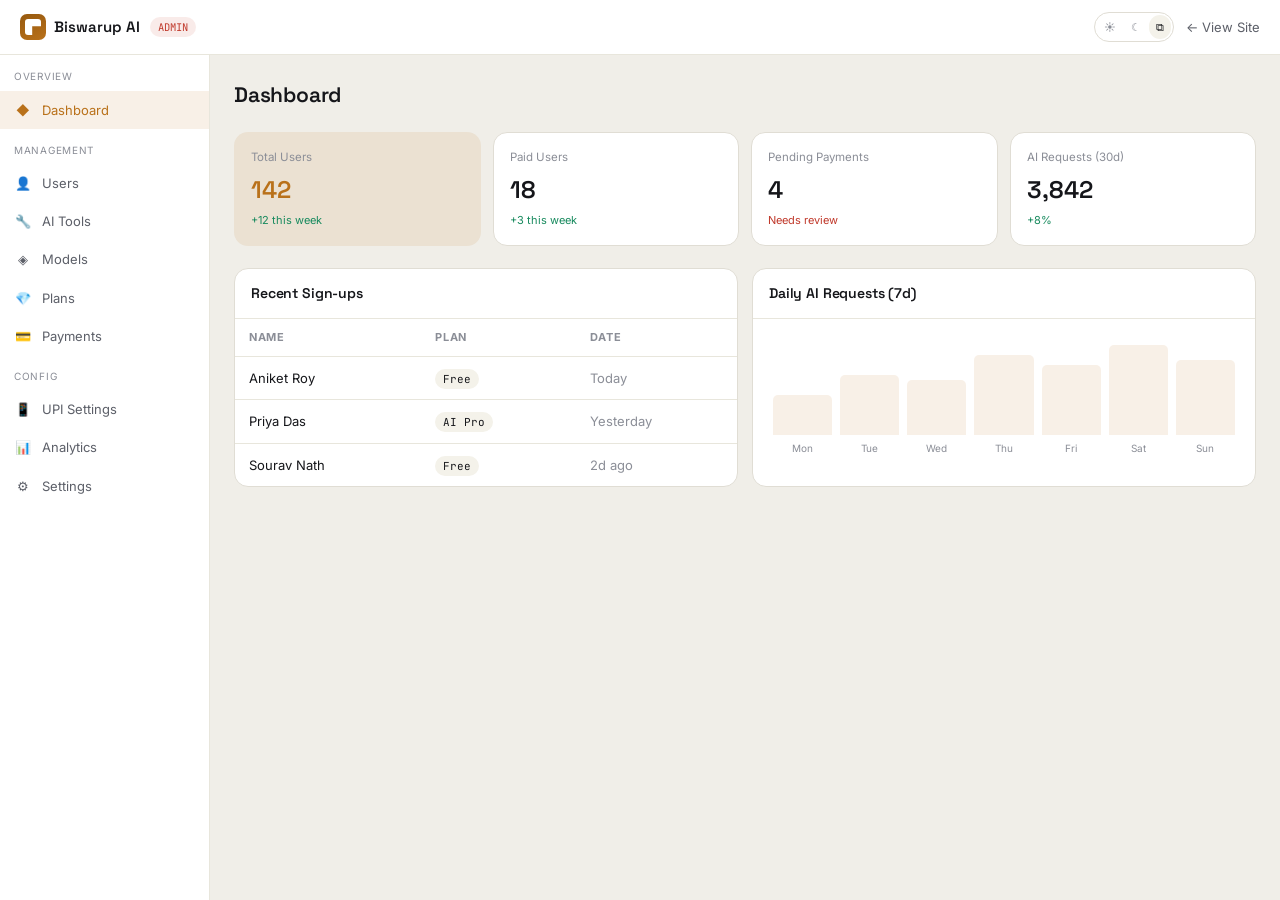
<file: admin.html>
<!DOCTYPE html>
<html lang="en" data-theme="dark">
<head>
<meta charset="UTF-8">
<meta name="viewport" content="width=device-width, initial-scale=1.0">
<title>Admin — Biswarup AI Tools</title>
<link rel="preconnect" href="https://fonts.googleapis.com">
<link href="https://fonts.googleapis.com/css2?family=Space+Grotesk:wght@500;600;700&family=Inter:wght@400;500;600&family=JetBrains+Mono:wght@500&display=swap" rel="stylesheet">
<style>
:root{--ease:cubic-bezier(.16,1,.3,1);}
html[data-theme="dark"]{
  --bg:#090A0D;--bg-soft:#0F1117;--surface:#161920;--surface-2:#1D2029;
  --border:#23262F;--border-soft:#1C1F27;--text:#F3F2EE;--text-dim:#9A9DA8;--text-faint:#5C606C;
  --accent:#F0B25B;--accent-strong:#FFC97A;--accent-soft:rgba(240,178,91,.12);
  --good:#5FD3A5;--good-soft:rgba(95,211,165,.12);
  --bad:#E56060;--bad-soft:rgba(229,96,96,.12);
  --blue:#6B9FFF;--blue-soft:rgba(107,159,255,.12);
}
html[data-theme="light"]{
  --bg:#F0EEE8;--bg-soft:#FFF;--surface:#FFF;--surface-2:#F4F2EA;
  --border:#E0DDD4;--border-soft:#E8E6DC;--text:#15161A;--text-dim:#5C5F68;--text-faint:#8B8E97;
  --accent:#B9711A;--accent-strong:#96590F;--accent-soft:rgba(185,113,26,.10);
  --good:#188A5E;--good-soft:rgba(24,138,94,.10);
  --bad:#C0392B;--bad-soft:rgba(192,57,43,.10);
  --blue:#2460D6;--blue-soft:rgba(36,96,214,.10);
}
*{box-sizing:border-box;margin:0;padding:0;}
body{background:var(--bg);color:var(--text);font-family:'Inter',sans-serif;font-size:14px;line-height:1.55;-webkit-font-smoothing:antialiased;height:100vh;overflow:hidden;display:flex;flex-direction:column;}
h1,h2,h3,h4{font-family:'Space Grotesk',sans-serif;font-weight:600;letter-spacing:-.01em;}
button{font-family:inherit;cursor:pointer;border:none;background:none;color:inherit;}
input,select,textarea{font-family:inherit;}
a{color:inherit;text-decoration:none;}

/* TOPBAR */
.topbar{display:flex;align-items:center;justify-content:space-between;padding:0 20px;height:55px;border-bottom:1px solid var(--border-soft);background:var(--bg-soft);flex:none;}
.brand{display:flex;align-items:center;gap:8px;font-family:'Space Grotesk';font-weight:600;font-size:15px;}
.brand-mark{width:26px;height:26px;border-radius:7px;background:linear-gradient(155deg,var(--accent-strong),var(--accent));position:relative;flex:none;}
.brand-mark::after{content:"";position:absolute;inset:5px;border-radius:3px;background:var(--bg-soft);clip-path:polygon(0 0,100% 0,100% 45%,45% 45%,45% 100%,0 100%);}
.admin-badge{font-size:10.5px;background:var(--bad-soft);color:var(--bad);padding:2px 8px;border-radius:99px;font-family:'JetBrains Mono';}
.theme-switch{display:flex;align-items:center;background:var(--surface);border:1px solid var(--border);border-radius:99px;padding:2px;gap:1px;}
.theme-switch button{padding:5px 7px;border-radius:99px;font-size:11px;color:var(--text-faint);}
.theme-switch button.active{background:var(--surface-2);color:var(--text);}

/* LAYOUT */
.layout{display:flex;flex:1;overflow:hidden;}
.sidebar{width:210px;flex:none;border-right:1px solid var(--border-soft);background:var(--bg-soft);overflow-y:auto;}
.sidebar-grp{font-size:10px;text-transform:uppercase;letter-spacing:.07em;color:var(--text-faint);padding:14px 14px 6px;}
.sidebar-item{display:flex;align-items:center;gap:10px;padding:9px 14px;font-size:13px;color:var(--text-dim);cursor:pointer;transition:background .15s,color .15s;}
.sidebar-item:hover{background:var(--surface-2);color:var(--text);}
.sidebar-item.active{background:var(--accent-soft);color:var(--accent);}
.sidebar-item .icon{width:18px;text-align:center;flex:none;}
.content{flex:1;overflow-y:auto;padding:24px;}

/* PANELS */
.panel{display:none;}
.panel.active{display:block;}

/* STATS GRID */
.stat-row{display:grid;grid-template-columns:repeat(4,1fr);gap:12px;margin-bottom:22px;}
.sc{background:var(--surface);border:1px solid var(--border);border-radius:14px;padding:16px;}
.sc .lbl{font-size:11.5px;color:var(--text-faint);margin-bottom:5px;}
.sc .val{font-family:'Space Grotesk';font-size:24px;font-weight:600;}
.sc .chg{font-size:11px;margin-top:3px;}
.chg.up{color:var(--good);}
.chg.down{color:var(--bad);}
.sc.accent-c{background:var(--accent-soft);border-color:transparent;}
.sc.accent-c .val{color:var(--accent);}

/* TABLES */
.tbl-wrap{background:var(--surface);border:1px solid var(--border);border-radius:14px;overflow:hidden;margin-bottom:20px;}
.tbl-head{display:flex;align-items:center;justify-content:space-between;padding:14px 16px;border-bottom:1px solid var(--border-soft);}
.tbl-head h4{font-size:14px;}
table{width:100%;border-collapse:collapse;}
th{text-align:left;font-size:11px;color:var(--text-faint);text-transform:uppercase;letter-spacing:.06em;padding:10px 14px;border-bottom:1px solid var(--border-soft);}
td{padding:11px 14px;font-size:13px;border-bottom:1px solid var(--border-soft);}
tr:last-child td{border-bottom:none;}
tr:hover td{background:var(--surface-2);}
.status{font-size:11px;padding:3px 9px;border-radius:99px;font-family:'JetBrains Mono';}
.status.active{background:var(--good-soft);color:var(--good);}
.status.pending{background:var(--accent-soft);color:var(--accent);}
.status.suspended{background:var(--bad-soft);color:var(--bad);}
.status.external{background:rgba(139,144,160,.13);color:#8B90A0;}
.plan-tag{font-size:11px;padding:3px 8px;border-radius:99px;background:var(--surface-2);font-family:'JetBrains Mono';}
.action-btn{font-size:11.5px;padding:5px 10px;border-radius:7px;background:var(--surface-2);border:1px solid var(--border);cursor:pointer;margin-right:4px;}
.action-btn:hover{border-color:var(--text-faint);}
.action-btn.danger{color:var(--bad);}
.action-btn.danger:hover{background:var(--bad-soft);border-color:var(--bad);}
.action-btn.success{color:var(--good);}
.action-btn.success:hover{background:var(--good-soft);border-color:var(--good);}

/* FORMS */
.form-section{background:var(--surface);border:1px solid var(--border);border-radius:14px;padding:20px;margin-bottom:16px;}
.form-section h4{font-size:14px;margin-bottom:16px;}
.form-grid{display:grid;grid-template-columns:1fr 1fr;gap:14px;}
.form-group{margin-bottom:14px;}
.form-group label{display:block;font-size:12px;color:var(--text-dim);margin-bottom:6px;}
.form-group input,.form-group select,.form-group textarea{width:100%;background:var(--surface-2);border:1px solid var(--border);border-radius:9px;padding:10px 13px;color:var(--text);font-size:13px;outline:none;transition:border-color .2s;}
.form-group input:focus,.form-group select:focus,.form-group textarea:focus{border-color:var(--accent);}
.form-group select option{background:var(--surface);}
.btn{display:inline-flex;align-items:center;gap:7px;padding:9px 16px;border-radius:99px;font-weight:600;font-size:13px;cursor:pointer;transition:opacity .18s;}
.btn-primary{background:linear-gradient(155deg,var(--accent-strong),var(--accent) 70%);color:#181206;}
.btn-ghost{background:var(--surface-2);border:1px solid var(--border);color:var(--text);}
.btn-danger{background:var(--bad-soft);border:1px solid var(--bad);color:var(--bad);}
.btn:hover{opacity:.88;}

/* TOGGLE */
.toggle{width:38px;height:21px;border-radius:99px;background:var(--surface-2);border:1.5px solid var(--border);position:relative;cursor:pointer;transition:background .2s;flex:none;}
.toggle.on{background:var(--good);border-color:var(--good);}
.toggle::after{content:"";position:absolute;top:2px;left:2px;width:13px;height:13px;border-radius:50%;background:#fff;transition:transform .2s;}
.toggle.on::after{transform:translateX(17px);}

/* CHART BARS */
.bar-chart{display:flex;align-items:flex-end;gap:8px;height:100px;padding:0 4px;}
.bar{flex:1;background:var(--accent-soft);border-radius:5px 5px 0 0;min-width:20px;transition:background .2s;}
.bar:hover{background:var(--accent);}
.bar-labels{display:flex;gap:8px;padding:6px 4px 0;}
.bar-labels span{flex:1;font-size:10px;color:var(--text-faint);text-align:center;min-width:20px;}

/* TOAST */
.toast{position:fixed;bottom:24px;left:50%;transform:translateX(-50%) translateY(20px);background:var(--surface);border:1px solid var(--border);box-shadow:0 12px 40px rgba(0,0,0,.4);padding:12px 18px;border-radius:12px;font-size:13px;z-index:99;opacity:0;pointer-events:none;transition:all .25s var(--ease);display:flex;align-items:center;gap:10px;}
.toast.show{opacity:1;transform:translateX(-50%) translateY(0);}
.toast .dot{width:7px;height:7px;border-radius:50%;background:var(--good);flex:none;}

/* MODAL */
.modal-ov{position:fixed;inset:0;background:rgba(0,0,0,.55);z-index:90;display:flex;align-items:center;justify-content:center;padding:20px;opacity:0;pointer-events:none;transition:opacity .22s;}
.modal-ov.show{opacity:1;pointer-events:auto;}
.modal{background:var(--bg-soft);border:1px solid var(--border);border-radius:18px;width:440px;max-width:100%;padding:26px;}
.modal h3{font-size:17px;margin-bottom:18px;}
.modal-foot{display:flex;gap:10px;justify-content:flex-end;margin-top:20px;}

@media(max-width:760px){.stat-row{grid-template-columns:1fr 1fr;}.form-grid{grid-template-columns:1fr;}.sidebar{display:none;}}
</style>
</head>
<body>
<div class="topbar">
  <div style="display:flex;align-items:center;gap:10px;">
    <a href="index.html" class="brand"><div class="brand-mark"></div>Biswarup AI</a>
    <span class="admin-badge">ADMIN</span>
  </div>
  <div style="display:flex;align-items:center;gap:12px;">
    <div class="theme-switch" id="themeSwitch">
      <button data-mode="light">☀</button><button data-mode="dark">☾</button><button data-mode="system">⧉</button>
    </div>
    <a href="index.html" style="font-size:13px;color:var(--text-dim);">← View Site</a>
  </div>
</div>

<div class="layout">
  <div class="sidebar">
    <div class="sidebar-grp">Overview</div>
    <div class="sidebar-item active" data-panel="overview"><span class="icon">◆</span>Dashboard</div>
    <div class="sidebar-grp">Management</div>
    <div class="sidebar-item" data-panel="users"><span class="icon">👤</span>Users</div>
    <div class="sidebar-item" data-panel="tools"><span class="icon">🔧</span>AI Tools</div>
    <div class="sidebar-item" data-panel="models"><span class="icon">◈</span>Models</div>
    <div class="sidebar-item" data-panel="plans"><span class="icon">💎</span>Plans</div>
    <div class="sidebar-item" data-panel="payments"><span class="icon">💳</span>Payments</div>
    <div class="sidebar-grp">Config</div>
    <div class="sidebar-item" data-panel="upi"><span class="icon">📱</span>UPI Settings</div>
    <div class="sidebar-item" data-panel="analytics"><span class="icon">📊</span>Analytics</div>
    <div class="sidebar-item" data-panel="settings"><span class="icon">⚙</span>Settings</div>
  </div>

  <div class="content">

    <!-- OVERVIEW -->
    <div class="panel active" id="p-overview">
      <h2 style="margin-bottom:20px;">Dashboard</h2>
      <div class="stat-row">
        <div class="sc accent-c"><div class="lbl">Total Users</div><div class="val">142</div><div class="chg up">+12 this week</div></div>
        <div class="sc"><div class="lbl">Paid Users</div><div class="val">18</div><div class="chg up">+3 this week</div></div>
        <div class="sc"><div class="lbl">Pending Payments</div><div class="val">4</div><div class="chg down">Needs review</div></div>
        <div class="sc"><div class="lbl">AI Requests (30d)</div><div class="val">3,842</div><div class="chg up">+8%</div></div>
      </div>
      <div style="display:grid;grid-template-columns:1fr 1fr;gap:14px;">
        <div class="tbl-wrap">
          <div class="tbl-head"><h4>Recent Sign-ups</h4></div>
          <table>
            <thead><tr><th>Name</th><th>Plan</th><th>Date</th></tr></thead>
            <tbody>
              <tr><td>Aniket Roy</td><td><span class="plan-tag">Free</span></td><td style="color:var(--text-faint)">Today</td></tr>
              <tr><td>Priya Das</td><td><span class="plan-tag">AI Pro</span></td><td style="color:var(--text-faint)">Yesterday</td></tr>
              <tr><td>Sourav Nath</td><td><span class="plan-tag">Free</span></td><td style="color:var(--text-faint)">2d ago</td></tr>
            </tbody>
          </table>
        </div>
        <div class="tbl-wrap">
          <div class="tbl-head"><h4>Daily AI Requests (7d)</h4></div>
          <div style="padding:16px;">
            <div class="bar-chart">
              <div class="bar" style="height:40%"></div>
              <div class="bar" style="height:60%"></div>
              <div class="bar" style="height:55%"></div>
              <div class="bar" style="height:80%"></div>
              <div class="bar" style="height:70%"></div>
              <div class="bar" style="height:90%"></div>
              <div class="bar" style="height:75%"></div>
            </div>
            <div class="bar-labels"><span>Mon</span><span>Tue</span><span>Wed</span><span>Thu</span><span>Fri</span><span>Sat</span><span>Sun</span></div>
          </div>
        </div>
      </div>
    </div>

    <!-- USERS -->
    <div class="panel" id="p-users">
      <div style="display:flex;align-items:center;justify-content:space-between;margin-bottom:18px;">
        <h2>Users</h2>
        <input placeholder="Search users…" style="background:var(--surface);border:1px solid var(--border);border-radius:9px;padding:8px 13px;color:var(--text);outline:none;font-size:13px;width:220px;">
      </div>
      <div class="tbl-wrap">
        <table>
          <thead><tr><th>Name</th><th>Email</th><th>Plan</th><th>Status</th><th>Credits</th><th>Actions</th></tr></thead>
          <tbody id="userTableBody"></tbody>
        </table>
      </div>
    </div>

    <!-- AI TOOLS -->
    <div class="panel" id="p-tools">
      <div style="display:flex;align-items:center;justify-content:space-between;margin-bottom:18px;">
        <h2>AI Tools</h2>
        <button class="btn btn-primary" onclick="openAddTool()">+ Add Tool</button>
      </div>
      <div class="tbl-wrap">
        <table>
          <thead><tr><th>Name</th><th>Category</th><th>Provider</th><th>Status</th><th>Integration</th><th>Enabled</th><th>Actions</th></tr></thead>
          <tbody id="toolTableBody"></tbody>
        </table>
      </div>
    </div>

    <!-- MODELS -->
    <div class="panel" id="p-models">
      <div style="display:flex;align-items:center;justify-content:space-between;margin-bottom:18px;">
        <h2>AI Models</h2>
        <button class="btn btn-primary" onclick="toast('Add model — Phase 4 backend integration.')">+ Add Model</button>
      </div>
      <div class="tbl-wrap">
        <table>
          <thead><tr><th>Model</th><th>Provider</th><th>Credits/req</th><th>Plans</th><th>Status</th><th>Enabled</th></tr></thead>
          <tbody>
            <tr><td class="mono" style="font-size:12px;">biswarup-chat-v1</td><td>Internal</td><td>1c</td><td><span class="plan-tag">All</span></td><td><span class="status active">Active</span></td><td><div class="toggle on" onclick="this.classList.toggle('on')"></div></td></tr>
            <tr><td class="mono" style="font-size:12px;">smart-writer-v1</td><td>Internal</td><td>2c</td><td><span class="plan-tag">All</span></td><td><span class="status active">Active</span></td><td><div class="toggle on" onclick="this.classList.toggle('on')"></div></td></tr>
            <tr><td class="mono" style="font-size:12px;">image-studio-beta</td><td>Internal</td><td>5c</td><td><span class="plan-tag">Pro+</span></td><td><span class="status pending">Beta</span></td><td><div class="toggle on" onclick="this.classList.toggle('on')"></div></td></tr>
            <tr><td class="mono" style="font-size:12px;">pro-reasoner-v1</td><td>API (pending)</td><td>8c</td><td><span class="plan-tag">Pro</span></td><td><span class="status external">Coming Soon</span></td><td><div class="toggle" onclick="this.classList.toggle('on')"></div></td></tr>
          </tbody>
        </table>
      </div>
    </div>

    <!-- PLANS -->
    <div class="panel" id="p-plans">
      <h2 style="margin-bottom:18px;">Plans & Pricing</h2>
      <div class="form-section">
        <h4>Free Plan</h4>
        <div class="form-grid">
          <div class="form-group"><label>Monthly Credits</label><input value="50" type="number"></div>
          <div class="form-group"><label>History Retention (days)</label><input value="7" type="number"></div>
        </div>
        <button class="btn btn-primary" onclick="toast('Free plan settings saved.')">Save</button>
      </div>
      <div class="form-section">
        <h4>AI Pro</h4>
        <div class="form-grid">
          <div class="form-group"><label>Monthly Price (₹)</label><input value="499" type="number"></div>
          <div class="form-group"><label>Yearly Price (₹)</label><input value="4999" type="number"></div>
          <div class="form-group"><label>Monthly Credits</label><input value="500" type="number"></div>
          <div class="form-group"><label>History Retention (days)</label><input value="90" type="number"></div>
        </div>
        <button class="btn btn-primary" onclick="toast('AI Pro settings saved.')">Save</button>
      </div>
      <div class="form-section">
        <h4>AI Pro Max</h4>
        <div class="form-grid">
          <div class="form-group"><label>Monthly Price (₹)</label><input value="999" type="number"></div>
          <div class="form-group"><label>Yearly Price (₹)</label><input value="9999" type="number"></div>
          <div class="form-group"><label>Monthly Credits</label><input value="2000" type="number"></div>
          <div class="form-group"><label>History Retention (days)</label><input value="365" type="number"></div>
        </div>
        <button class="btn btn-primary" onclick="toast('AI Pro Max settings saved.')">Save</button>
      </div>
    </div>

    <!-- PAYMENTS -->
    <div class="panel" id="p-payments">
      <h2 style="margin-bottom:18px;">Payments</h2>
      <div style="display:flex;gap:10px;margin-bottom:16px;flex-wrap:wrap;">
        <button class="btn btn-ghost active-filter" onclick="filterPay(this,'all')">All</button>
        <button class="btn btn-ghost" onclick="filterPay(this,'pending')">Pending</button>
        <button class="btn btn-ghost" onclick="filterPay(this,'approved')">Approved</button>
        <button class="btn btn-ghost" onclick="filterPay(this,'rejected')">Rejected</button>
      </div>
      <div class="tbl-wrap">
        <table>
          <thead><tr><th>User</th><th>Plan</th><th>Amount</th><th>Txn ID</th><th>Date</th><th>Status</th><th>Action</th></tr></thead>
          <tbody id="payTableBody"></tbody>
        </table>
      </div>
    </div>

    <!-- UPI SETTINGS -->
    <div class="panel" id="p-upi">
      <h2 style="margin-bottom:18px;">UPI Settings</h2>
      <div class="form-section">
        <h4>Payment Configuration</h4>
        <div class="form-group"><label>UPI ID</label><input id="upiId" value="" placeholder="Enter your UPI ID" type="password" autocomplete="off"><small style="font-size:11px;color:var(--text-faint);display:block;margin-top:5px;">UPI ID is stored securely on the server and never exposed in frontend code. Toggle visibility below.</small></div>
        <div style="display:flex;gap:10px;align-items:center;margin-bottom:14px;">
          <button class="action-btn" onclick="toggleUpiVis()">Toggle visibility</button>
          <span style="font-size:12px;color:var(--text-faint);" id="upiStatus">Hidden</span>
        </div>
        <div class="form-group"><label>Payment Instructions (shown to users)</label><textarea rows="4" style="resize:vertical;">1. Scan the QR code with any UPI app.
2. Pay the amount shown for your selected plan.
3. Copy the transaction / reference ID.
4. Paste it in the form and submit.
5. Your plan activates after admin verification.</textarea></div>
        <div class="form-group"><label>QR Code Image</label><input type="file" accept="image/*" style="padding:8px;"><small style="font-size:11px;color:var(--text-faint);display:block;margin-top:4px;">Upload your UPI QR code. It will be displayed in the payment modal — UPI ID text is cropped/hidden automatically.</small></div>
        <button class="btn btn-primary" onclick="toast('UPI settings saved securely.')">Save UPI Settings</button>
      </div>
      <div class="form-section">
        <h4>Verification Workflow</h4>
        <div style="display:flex;align-items:center;justify-content:space-between;padding:10px 0;">
          <div><h5 style="font-size:13.5px;">Auto-send confirmation email</h5><p style="font-size:12px;color:var(--text-faint);">When admin approves a payment</p></div>
          <div class="toggle on" onclick="this.classList.toggle('on')"></div>
        </div>
        <div style="display:flex;align-items:center;justify-content:space-between;padding:10px 0;">
          <div><h5 style="font-size:13.5px;">Require transaction ID</h5><p style="font-size:12px;color:var(--text-faint);">Block submission without txn ID</p></div>
          <div class="toggle on" onclick="this.classList.toggle('on')"></div>
        </div>
      </div>
    </div>

    <!-- ANALYTICS -->
    <div class="panel" id="p-analytics">
      <h2 style="margin-bottom:18px;">Analytics</h2>
      <div class="stat-row">
        <div class="sc"><div class="lbl">Monthly Active Users</div><div class="val">89</div></div>
        <div class="sc accent-c"><div class="lbl">Monthly Revenue</div><div class="val">₹8,982</div></div>
        <div class="sc"><div class="lbl">Avg Credits/User</div><div class="val">27</div></div>
        <div class="sc"><div class="lbl">Conversion Rate</div><div class="val">12.7%</div></div>
      </div>
      <div class="tbl-wrap">
        <div class="tbl-head"><h4>Top AI Tools (by usage)</h4></div>
        <table>
          <thead><tr><th>Tool</th><th>Requests</th><th>Credits Used</th><th>Users</th></tr></thead>
          <tbody>
            <tr><td>AI Chat</td><td>1,842</td><td>1,842c</td><td>76</td></tr>
            <tr><td>Smart Writer</td><td>694</td><td>1,388c</td><td>41</td></tr>
            <tr><td>Coding</td><td>487</td><td>974c</td><td>29</td></tr>
            <tr><td>Image Studio</td><td>210</td><td>1,050c</td><td>18</td></tr>
          </tbody>
        </table>
      </div>
    </div>

    <!-- SITE SETTINGS -->
    <div class="panel" id="p-settings">
      <h2 style="margin-bottom:18px;">Site Settings</h2>
      <div class="form-section">
        <h4>General</h4>
        <div class="form-group"><label>Site Name</label><input value="Biswarup AI Tools"></div>
        <div class="form-group"><label>Tagline</label><input value="One Workspace. Limitless AI."></div>
        <div class="form-group"><label>Contact Email</label><input value="biswarup@example.com" type="email"></div>
        <div class="form-group"><label>YouTube URL</label><input value="https://youtube.com/@biswarupwithai"></div>
        <div class="form-group"><label>Instagram URL</label><input value="https://www.instagram.com/biswarup.ai"></div>
        <div class="form-group"><label>Facebook URL</label><input value="https://www.facebook.com/share/1DVM6Xpqto/"></div>
        <button class="btn btn-primary" onclick="toast('Site settings saved.')">Save Settings</button>
      </div>
      <div class="form-section">
        <h4>Feature Flags</h4>
        <div style="display:flex;align-items:center;justify-content:space-between;padding:10px 0;border-bottom:1px solid var(--border-soft);">
          <div><h5 style="font-size:13.5px;">Maintenance Mode</h5><p style="font-size:12px;color:var(--text-faint);">Shows a maintenance banner to all visitors</p></div>
          <div class="toggle" onclick="this.classList.toggle('on')"></div>
        </div>
        <div style="display:flex;align-items:center;justify-content:space-between;padding:10px 0;border-bottom:1px solid var(--border-soft);">
          <div><h5 style="font-size:13.5px;">New User Registrations</h5><p style="font-size:12px;color:var(--text-faint);">Allow new accounts to be created</p></div>
          <div class="toggle on" onclick="this.classList.toggle('on')"></div>
        </div>
        <div style="display:flex;align-items:center;justify-content:space-between;padding:10px 0;">
          <div><h5 style="font-size:13.5px;">Newsletter Subscriptions</h5><p style="font-size:12px;color:var(--text-faint);">Accept new email subscribers</p></div>
          <div class="toggle on" onclick="this.classList.toggle('on')"></div>
        </div>
      </div>
    </div>

  </div>
</div>

<!-- Add Tool Modal -->
<div class="modal-ov" id="addToolModal">
  <div class="modal">
    <h3>Add AI Tool</h3>
    <div class="form-group"><label>Tool Name</label><input id="nt-name" placeholder="e.g. ChatGPT"></div>
    <div class="form-group"><label>Category</label>
      <select id="nt-cat"><option>AI Chat</option><option>AI Image</option><option>AI Video</option><option>AI Writing</option><option>AI Coding</option><option>AI Research</option><option>AI Music</option><option>AI Voice</option><option>AI Presentation</option><option>AI Productivity</option></select>
    </div>
    <div class="form-group"><label>Provider</label><input id="nt-prov" placeholder="e.g. OpenAI"></div>
    <div class="form-group"><label>Integration Type</label>
      <select id="nt-int"><option>EXTERNAL</option><option>API</option><option>SDK</option><option>COMING_SOON</option></select>
    </div>
    <div class="form-group"><label>Short Description</label><input id="nt-desc" placeholder="One-line description"></div>
    <div class="modal-foot">
      <button class="btn btn-ghost" onclick="closeAddTool()">Cancel</button>
      <button class="btn btn-primary" onclick="saveTool()">Add Tool</button>
    </div>
  </div>
</div>

<div class="toast" id="toast"><span class="dot"></span><span id="toastMsg"></span></div>

<script>
/* theme */
const root=document.documentElement;let themeMode='system';const mq=window.matchMedia('(prefers-color-scheme: dark)');
function applyTheme(){const r=themeMode==='system'?(mq.matches?'dark':'light'):themeMode;root.setAttribute('data-theme',r);document.querySelectorAll('#themeSwitch button').forEach(b=>b.classList.toggle('active',b.dataset.mode===themeMode));}
document.querySelectorAll('#themeSwitch button').forEach(b=>b.addEventListener('click',()=>{themeMode=b.dataset.mode;applyTheme();}));
mq.addEventListener('change',()=>{if(themeMode==='system')applyTheme();});applyTheme();

/* toast */
let tT;function toast(msg){const t=document.getElementById('toast');document.getElementById('toastMsg').textContent=msg;t.classList.add('show');clearTimeout(tT);tT=setTimeout(()=>t.classList.remove('show'),3000);}

/* panels */
document.querySelectorAll('.sidebar-item[data-panel]').forEach(el=>{
  el.addEventListener('click',()=>{
    document.querySelectorAll('.sidebar-item').forEach(s=>s.classList.remove('active'));
    document.querySelectorAll('.panel').forEach(p=>p.classList.remove('active'));
    el.classList.add('active');
    document.getElementById('p-'+el.dataset.panel).classList.add('active');
  });
});

/* users */
const users=[
  {name:'Biswarup Patra',email:'biswarup@email.com',plan:'Admin',status:'active',credits:'∞'},
  {name:'Aniket Roy',email:'aniket@email.com',plan:'Free',status:'active',credits:'42/50'},
  {name:'Priya Das',email:'priya@email.com',plan:'AI Pro',status:'active',credits:'388/500'},
  {name:'Sourav Nath',email:'sourav@email.com',plan:'Free',status:'suspended',credits:'0/50'},
  {name:'Riya Sen',email:'riya@email.com',plan:'AI Pro Max',status:'active',credits:'1200/2000'},
];
document.getElementById('userTableBody').innerHTML=users.map(u=>`<tr>
  <td>${u.name}</td><td style="color:var(--text-faint)">${u.email}</td>
  <td><span class="plan-tag">${u.plan}</span></td>
  <td><span class="status ${u.status}">${u.status}</span></td>
  <td class="mono" style="font-size:12px;">${u.credits}</td>
  <td><button class="action-btn" onclick="toast('Edit user — Phase 2 backend.')">Edit</button><button class="action-btn danger" onclick="toast('User ${u.name} suspended.')">Suspend</button></td>
</tr>`).join('');

/* tools table */
const adminTools=[
  {name:'AI Chat',cat:'AI Chat',prov:'Internal',status:'available',int:'Internal',enabled:true},
  {name:'ChatGPT',cat:'AI Chat',prov:'OpenAI',status:'external',int:'EXTERNAL',enabled:true},
  {name:'Meta AI',cat:'AI Chat',prov:'Meta',status:'external',int:'EXTERNAL',enabled:true},
  {name:'Qwen',cat:'AI Chat',prov:'Alibaba',status:'external',int:'EXTERNAL',enabled:true},
  {name:'Midjourney',cat:'AI Image',prov:'Midjourney',status:'external',int:'EXTERNAL',enabled:true},
  {name:'ElevenLabs',cat:'AI Voice',prov:'ElevenLabs',status:'external',int:'EXTERNAL',enabled:true},
  {name:'Flow',cat:'AI Video',prov:'Google',status:'external',int:'EXTERNAL',enabled:false},
];
document.getElementById('toolTableBody').innerHTML=adminTools.map(t=>`<tr>
  <td>${t.name}</td><td style="color:var(--text-faint)">${t.cat}</td><td style="color:var(--text-faint)">${t.prov}</td>
  <td><span class="status ${t.status==='available'?'active':t.status==='external'?'external':'pending'}">${t.status}</span></td>
  <td class="mono" style="font-size:11px;">${t.int}</td>
  <td><div class="toggle ${t.enabled?'on':''}" onclick="this.classList.toggle('on')"></div></td>
  <td><button class="action-btn" onclick="toast('Edit tool form — Phase 2.')">Edit</button><button class="action-btn danger" onclick="toast('Tool removed.')">Delete</button></td>
</tr>`).join('');

/* payments */
const payments=[
  {user:'Priya Das',plan:'AI Pro',amount:'₹499',txn:'YBL2409281',date:'Today',status:'pending'},
  {user:'Riya Sen',plan:'AI Pro Max',amount:'₹9999',txn:'GPY2409271',date:'Yesterday',status:'approved'},
  {user:'Rahul Kumar',plan:'AI Pro',amount:'₹499',txn:'PAYTM22381',date:'3d ago',status:'rejected'},
  {user:'Ankit Sharma',plan:'AI Pro',amount:'₹4999',txn:'GPAY00921',date:'5d ago',status:'approved'},
];
function renderPayments(filter='all'){
  const filtered=payments.filter(p=>filter==='all'||p.status===filter);
  document.getElementById('payTableBody').innerHTML=filtered.map(p=>`<tr>
    <td>${p.user}</td><td><span class="plan-tag">${p.plan}</span></td><td class="mono">${p.amount}</td>
    <td class="mono" style="font-size:11px;">${p.txn}</td><td style="color:var(--text-faint)">${p.date}</td>
    <td><span class="status ${p.status}">${p.status}</span></td>
    <td>${p.status==='pending'?`<button class="action-btn success" onclick="toast('Payment approved. Subscription activated.')">Approve</button><button class="action-btn danger" onclick="toast('Payment rejected.')">Reject</button>`:'—'}</td>
  </tr>`).join('')||`<tr><td colspan="7" style="text-align:center;color:var(--text-faint);padding:20px;">No payments in this filter.</td></tr>`;
}
renderPayments();
function filterPay(btn,f){document.querySelectorAll('.panel #p-payments .btn').forEach(b=>b.style.background='');btn.style.background='var(--accent-soft)';renderPayments(f);}

/* add tool modal */
function openAddTool(){document.getElementById('addToolModal').classList.add('show');}
function closeAddTool(){document.getElementById('addToolModal').classList.remove('show');}
document.getElementById('addToolModal').addEventListener('click',e=>{if(e.target===document.getElementById('addToolModal'))closeAddTool();});
function saveTool(){const n=document.getElementById('nt-name').value.trim();if(!n){toast('Enter a tool name.');return;}closeAddTool();toast(`"${n}" added to the directory.`);}

/* UPI visibility */
function toggleUpiVis(){const i=document.getElementById('upiId');const s=document.getElementById('upiStatus');const hidden=i.type==='password';i.type=hidden?'text':'password';s.textContent=hidden?'Visible':'Hidden';}
</script>
</body>
</html>
</file>
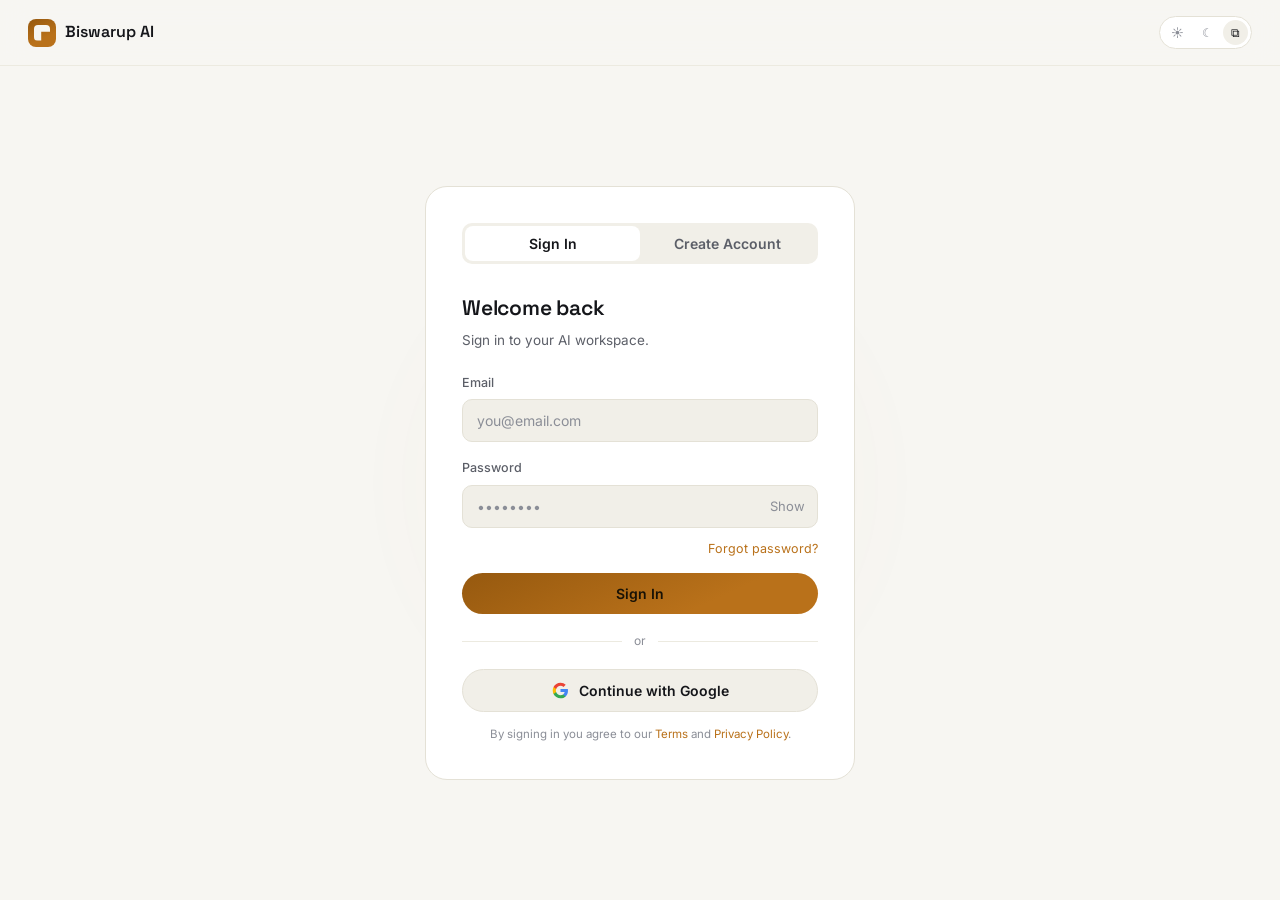
<file: auth.html>
<!DOCTYPE html>
<html lang="en" data-theme="dark">
<head>
<meta charset="UTF-8">
<meta name="viewport" content="width=device-width, initial-scale=1.0">
<title>Sign In — Biswarup AI Tools</title>
<link rel="preconnect" href="https://fonts.googleapis.com">
<link href="https://fonts.googleapis.com/css2?family=Space+Grotesk:wght@500;600;700&family=Inter:wght@400;500;600&family=JetBrains+Mono:wght@500&display=swap" rel="stylesheet">
<style>
  :root{--radius-m:16px;--radius-l:22px;--ease:cubic-bezier(.16,1,.3,1);}
  html[data-theme="dark"]{
    --bg:#0B0C10;--bg-soft:#111319;--surface:#181B22;--surface-2:#20242D;
    --border:#282C36;--border-soft:#20232B;--text:#F3F2EE;--text-dim:#9A9DA8;--text-faint:#5C606C;
    --accent:#F0B25B;--accent-strong:#FFC97A;--accent-soft:rgba(240,178,91,.13);
    --good:#5FD3A5;--good-soft:rgba(95,211,165,.13);
  }
  html[data-theme="light"]{
    --bg:#F7F6F2;--bg-soft:#FFF;--surface:#FFF;--surface-2:#F1EFE8;
    --border:#E4E1D6;--border-soft:#ECEAE0;--text:#15161A;--text-dim:#5C5F68;--text-faint:#8B8E97;
    --accent:#B9711A;--accent-strong:#96590F;--accent-soft:rgba(185,113,26,.10);
    --good:#188A5E;--good-soft:rgba(24,138,94,.10);
  }
  *{box-sizing:border-box;margin:0;padding:0;}
  body{background:var(--bg);color:var(--text);font-family:'Inter',sans-serif;font-size:15px;line-height:1.55;-webkit-font-smoothing:antialiased;min-height:100vh;display:flex;flex-direction:column;}
  h1,h2,h3{font-family:'Space Grotesk',sans-serif;font-weight:600;letter-spacing:-.01em;}
  a{color:inherit;text-decoration:none;}
  button{font-family:inherit;cursor:pointer;border:none;background:none;color:inherit;}
  input{font-family:inherit;}

  nav{display:flex;align-items:center;justify-content:space-between;padding:0 28px;height:66px;border-bottom:1px solid var(--border-soft);background:color-mix(in srgb,var(--bg) 85%,transparent);backdrop-filter:blur(14px);}
  .brand{display:flex;align-items:center;gap:9px;font-family:'Space Grotesk';font-weight:600;font-size:16px;}
  .brand-mark{width:28px;height:28px;border-radius:8px;background:linear-gradient(155deg,var(--accent-strong),var(--accent) 65%);position:relative;flex:none;}
  .brand-mark::after{content:"";position:absolute;inset:6px;border-radius:4px;background:var(--bg);clip-path:polygon(0 0,100% 0,100% 45%,45% 45%,45% 100%,0 100%);}
  .theme-switch{display:flex;align-items:center;background:var(--surface);border:1px solid var(--border);border-radius:99px;padding:3px;gap:2px;}
  .theme-switch button{padding:5px 8px;border-radius:99px;font-size:12px;color:var(--text-faint);}
  .theme-switch button.active{background:var(--surface-2);color:var(--text);}

  main{flex:1;display:flex;align-items:center;justify-content:center;padding:40px 20px;position:relative;overflow:hidden;}
  .glow{position:absolute;width:500px;height:500px;background:radial-gradient(circle,var(--accent) 0%,transparent 70%);opacity:.08;filter:blur(60px);pointer-events:none;}

  .auth-card{width:100%;max-width:430px;background:var(--surface);border:1px solid var(--border);border-radius:var(--radius-l);padding:36px;position:relative;z-index:1;}
  .auth-tabs{display:flex;background:var(--surface-2);border-radius:10px;padding:3px;margin-bottom:28px;}
  .auth-tab{flex:1;padding:9px;border-radius:8px;font-size:14px;font-weight:600;text-align:center;color:var(--text-dim);transition:background .2s,color .2s;}
  .auth-tab.active{background:var(--surface);color:var(--text);}

  .form-group{margin-bottom:16px;}
  .form-group label{display:block;font-size:12.5px;color:var(--text-dim);margin-bottom:7px;font-weight:500;}
  .form-group input{width:100%;background:var(--surface-2);border:1px solid var(--border);border-radius:10px;padding:12px 14px;color:var(--text);font-size:14px;outline:none;transition:border-color .2s;}
  .form-group input:focus{border-color:var(--accent);}
  .form-group input::placeholder{color:var(--text-faint);}
  .pw-wrap{position:relative;}
  .pw-toggle{position:absolute;right:13px;top:50%;transform:translateY(-50%);color:var(--text-faint);font-size:13px;}
  .pw-toggle:hover{color:var(--text);}

  .btn{display:inline-flex;align-items:center;justify-content:center;gap:8px;padding:12px 20px;border-radius:99px;font-weight:600;font-size:14px;width:100%;transition:opacity .18s;}
  .btn:active{opacity:.85;}
  .btn-primary{background:linear-gradient(155deg,var(--accent-strong),var(--accent) 70%);color:#181206;}
  .btn-ghost{background:var(--surface-2);border:1px solid var(--border);color:var(--text);}
  .btn-google{background:var(--surface-2);border:1px solid var(--border);color:var(--text);gap:10px;}

  .divider{display:flex;align-items:center;gap:12px;margin:18px 0;color:var(--text-faint);font-size:12px;}
  .divider::before,.divider::after{content:"";flex:1;height:1px;background:var(--border-soft);}

  .forgot{text-align:right;margin-top:-8px;margin-bottom:14px;}
  .forgot a{font-size:12.5px;color:var(--accent);}
  .terms{font-size:11.5px;color:var(--text-faint);text-align:center;margin-top:14px;}
  .terms a{color:var(--accent);}

  .strength{height:3px;border-radius:99px;background:var(--surface-2);margin-top:6px;overflow:hidden;}
  .strength-bar{height:100%;border-radius:99px;transition:width .3s,background .3s;}

  .check-row{display:flex;align-items:center;gap:9px;margin-bottom:14px;}
  .check-box{width:17px;height:17px;border-radius:5px;border:1.5px solid var(--border);background:var(--surface-2);flex:none;display:flex;align-items:center;justify-content:center;cursor:pointer;}
  .check-box.checked{background:var(--accent);border-color:var(--accent);color:#181206;}
  .check-label{font-size:12.5px;color:var(--text-dim);}

  /* forgot pw panel */
  .panel{display:none;}
  .panel.active{display:block;}
  .back-link{display:inline-flex;align-items:center;gap:6px;font-size:13px;color:var(--text-dim);margin-bottom:22px;}
  .back-link:hover{color:var(--text);}

  .toast{position:fixed;bottom:24px;left:50%;transform:translateX(-50%) translateY(20px);background:var(--surface);border:1px solid var(--border);box-shadow:0 12px 40px rgba(0,0,0,.35);padding:13px 20px;border-radius:12px;font-size:13.5px;z-index:99;opacity:0;pointer-events:none;transition:all .25s var(--ease);display:flex;align-items:center;gap:10px;}
  .toast.show{opacity:1;transform:translateX(-50%) translateY(0);}
  .toast .dot{width:7px;height:7px;border-radius:50%;background:var(--good);flex:none;}

  @media(max-width:480px){.auth-card{padding:26px 20px;}}
</style>
</head>
<body>
<nav>
  <a href="index.html" class="brand"><div class="brand-mark"></div>Biswarup AI</a>
  <div class="theme-switch" id="themeSwitch">
    <button data-mode="light">☀</button>
    <button data-mode="dark">☾</button>
    <button data-mode="system">⧉</button>
  </div>
</nav>

<main>
  <div class="glow"></div>

  <!-- Main auth card -->
  <div class="auth-card" id="authCard">
    <div class="auth-tabs">
      <button class="auth-tab active" id="tabLogin" onclick="switchTab('login')">Sign In</button>
      <button class="auth-tab" id="tabRegister" onclick="switchTab('register')">Create Account</button>
    </div>

    <!-- LOGIN -->
    <div class="panel active" id="loginPanel">
      <h2 style="font-size:21px;margin-bottom:6px;">Welcome back</h2>
      <p style="color:var(--text-dim);font-size:13.5px;margin-bottom:22px;">Sign in to your AI workspace.</p>
      <div class="form-group">
        <label>Email</label>
        <input type="email" id="loginEmail" placeholder="you@email.com" autocomplete="email">
      </div>
      <div class="form-group">
        <label>Password</label>
        <div class="pw-wrap">
          <input type="password" id="loginPw" placeholder="••••••••" autocomplete="current-password">
          <button class="pw-toggle" onclick="togglePw('loginPw',this)">Show</button>
        </div>
      </div>
      <div class="forgot"><a href="#" onclick="showForgot()">Forgot password?</a></div>
      <button class="btn btn-primary" onclick="doLogin()">Sign In</button>
      <div class="divider">or</div>
      <button class="btn btn-google">
        <svg width="17" height="17" viewBox="0 0 24 24"><path d="M22.56 12.25c0-.78-.07-1.53-.2-2.25H12v4.26h5.92c-.26 1.37-1.04 2.53-2.21 3.31v2.77h3.57c2.08-1.92 3.28-4.74 3.28-8.09z" fill="#4285F4"/><path d="M12 23c2.97 0 5.46-.98 7.28-2.66l-3.57-2.77c-.98.66-2.23 1.06-3.71 1.06-2.86 0-5.29-1.93-6.16-4.53H2.18v2.84C3.99 20.53 7.7 23 12 23z" fill="#34A853"/><path d="M5.84 14.09c-.22-.66-.35-1.36-.35-2.09s.13-1.43.35-2.09V7.07H2.18C1.43 8.55 1 10.22 1 12s.43 3.45 1.18 4.93l2.85-2.22.81-.62z" fill="#FBBC05"/><path d="M12 5.38c1.62 0 3.06.56 4.21 1.64l3.15-3.15C17.45 2.09 14.97 1 12 1 7.7 1 3.99 3.47 2.18 7.07l3.66 2.84c.87-2.6 3.3-4.53 6.16-4.53z" fill="#EA4335"/></svg>
        Continue with Google
      </button>
      <p class="terms">By signing in you agree to our <a href="#">Terms</a> and <a href="#">Privacy Policy</a>.</p>
    </div>

    <!-- REGISTER -->
    <div class="panel" id="registerPanel">
      <h2 style="font-size:21px;margin-bottom:6px;">Create your account</h2>
      <p style="color:var(--text-dim);font-size:13.5px;margin-bottom:22px;">Access every AI tool from one workspace.</p>
      <div class="form-group">
        <label>Full Name</label>
        <input type="text" id="regName" placeholder="Your name" autocomplete="name">
      </div>
      <div class="form-group">
        <label>Email</label>
        <input type="email" id="regEmail" placeholder="you@email.com" autocomplete="email">
      </div>
      <div class="form-group">
        <label>Password</label>
        <div class="pw-wrap">
          <input type="password" id="regPw" placeholder="Min 8 characters" autocomplete="new-password" oninput="checkStrength(this)">
          <button class="pw-toggle" onclick="togglePw('regPw',this)">Show</button>
        </div>
        <div class="strength"><div class="strength-bar" id="strengthBar" style="width:0%;background:var(--text-faint);"></div></div>
      </div>
      <div class="check-row">
        <div class="check-box" id="terms-box" onclick="toggleCheck(this)"></div>
        <span class="check-label">I agree to the <a href="#" style="color:var(--accent)">Terms of Service</a> and <a href="#" style="color:var(--accent)">Privacy Policy</a></span>
      </div>
      <button class="btn btn-primary" onclick="doRegister()">Create Account</button>
      <div class="divider">or</div>
      <button class="btn btn-google">
        <svg width="17" height="17" viewBox="0 0 24 24"><path d="M22.56 12.25c0-.78-.07-1.53-.2-2.25H12v4.26h5.92c-.26 1.37-1.04 2.53-2.21 3.31v2.77h3.57c2.08-1.92 3.28-4.74 3.28-8.09z" fill="#4285F4"/><path d="M12 23c2.97 0 5.46-.98 7.28-2.66l-3.57-2.77c-.98.66-2.23 1.06-3.71 1.06-2.86 0-5.29-1.93-6.16-4.53H2.18v2.84C3.99 20.53 7.7 23 12 23z" fill="#34A853"/><path d="M5.84 14.09c-.22-.66-.35-1.36-.35-2.09s.13-1.43.35-2.09V7.07H2.18C1.43 8.55 1 10.22 1 12s.43 3.45 1.18 4.93l2.85-2.22.81-.62z" fill="#FBBC05"/><path d="M12 5.38c1.62 0 3.06.56 4.21 1.64l3.15-3.15C17.45 2.09 14.97 1 12 1 7.7 1 3.99 3.47 2.18 7.07l3.66 2.84c.87-2.6 3.3-4.53 6.16-4.53z" fill="#EA4335"/></svg>
        Continue with Google
      </button>
    </div>

    <!-- FORGOT PASSWORD -->
    <div class="panel" id="forgotPanel">
      <button class="back-link" onclick="hideForgot()">← Back to sign in</button>
      <h2 style="font-size:21px;margin-bottom:6px;">Reset password</h2>
      <p style="color:var(--text-dim);font-size:13.5px;margin-bottom:22px;">Enter your email and we'll send a reset link.</p>
      <div class="form-group">
        <label>Email</label>
        <input type="email" id="forgotEmail" placeholder="you@email.com">
      </div>
      <button class="btn btn-primary" onclick="doForgot()">Send Reset Link</button>
    </div>
  </div>
</main>

<div class="toast" id="toast"><span class="dot"></span><span id="toastMsg"></span></div>

<script>
/* theme */
const root=document.documentElement;
let themeMode='system';
const mq=window.matchMedia('(prefers-color-scheme: dark)');
function applyTheme(){const r=themeMode==='system'?(mq.matches?'dark':'light'):themeMode;root.setAttribute('data-theme',r);document.querySelectorAll('#themeSwitch button').forEach(b=>b.classList.toggle('active',b.dataset.mode===themeMode));}
document.querySelectorAll('#themeSwitch button').forEach(b=>b.addEventListener('click',()=>{themeMode=b.dataset.mode;applyTheme();}));
mq.addEventListener('change',()=>{if(themeMode==='system')applyTheme();});
applyTheme();

/* toast */
let tTimer;
function toast(msg,good=true){const t=document.getElementById('toast');t.querySelector('.dot').style.background=good?'var(--good)':'#e55';document.getElementById('toastMsg').textContent=msg;t.classList.add('show');clearTimeout(tTimer);tTimer=setTimeout(()=>t.classList.remove('show'),3200);}

/* tabs */
function switchTab(tab){
  document.querySelectorAll('.auth-tab').forEach(b=>b.classList.remove('active'));
  document.querySelectorAll('.panel').forEach(p=>p.classList.remove('active'));
  document.getElementById('tab'+tab.charAt(0).toUpperCase()+tab.slice(1)).classList.add('active');
  document.getElementById(tab+'Panel').classList.add('active');
}

/* forgot pw */
function showForgot(){document.querySelectorAll('.panel').forEach(p=>p.classList.remove('active'));document.getElementById('forgotPanel').classList.add('active');}
function hideForgot(){switchTab('login');}

/* pw toggle */
function togglePw(id,btn){const i=document.getElementById(id);i.type=i.type==='password'?'text':'password';btn.textContent=i.type==='password'?'Show':'Hide';}

/* strength */
function checkStrength(input){
  const v=input.value;let score=0;
  if(v.length>=8)score++;if(/[A-Z]/.test(v))score++;if(/[0-9]/.test(v))score++;if(/[^A-Za-z0-9]/.test(v))score++;
  const bar=document.getElementById('strengthBar');
  const colours=['#e55','#f0b25b','#5fd3a5','#5fd3a5'];
  const widths=['25%','50%','75%','100%'];
  bar.style.width=v.length?widths[score-1]||'0%':'0%';
  bar.style.background=colours[score-1]||'var(--text-faint)';
}

/* check box */
function toggleCheck(el){el.classList.toggle('checked');el.textContent=el.classList.contains('checked')?'✓':'';}

/* validate */
function validate(email,pw,name='ok'){
  if(!email||!email.includes('@')){toast('Enter a valid email address.',false);return false;}
  if(!pw||pw.length<8){toast('Password must be at least 8 characters.',false);return false;}
  if(name!=='ok'&&!name.trim()){toast('Enter your name.',false);return false;}
  return true;
}

/* actions (stub - real backend integration in Phase 2) */
function doLogin(){
  const e=document.getElementById('loginEmail').value.trim();
  const p=document.getElementById('loginPw').value;
  if(!validate(e,p))return;
  toast('Signing you in… (backend integration coming in Phase 2)');
  setTimeout(()=>window.location.href='workspace.html',1600);
}
function doRegister(){
  const n=document.getElementById('regName').value;
  const e=document.getElementById('regEmail').value.trim();
  const p=document.getElementById('regPw').value;
  if(!validate(e,p,n))return;
  if(!document.getElementById('terms-box').classList.contains('checked')){toast('Accept the terms to continue.',false);return;}
  toast('Account created — welcome! Redirecting to workspace…');
  setTimeout(()=>window.location.href='workspace.html',1800);
}
function doForgot(){
  const e=document.getElementById('forgotEmail').value.trim();
  if(!e||!e.includes('@')){toast('Enter a valid email.',false);return;}
  toast('Reset link sent — check your inbox.');
}
</script>
</body>
</html>
</file>
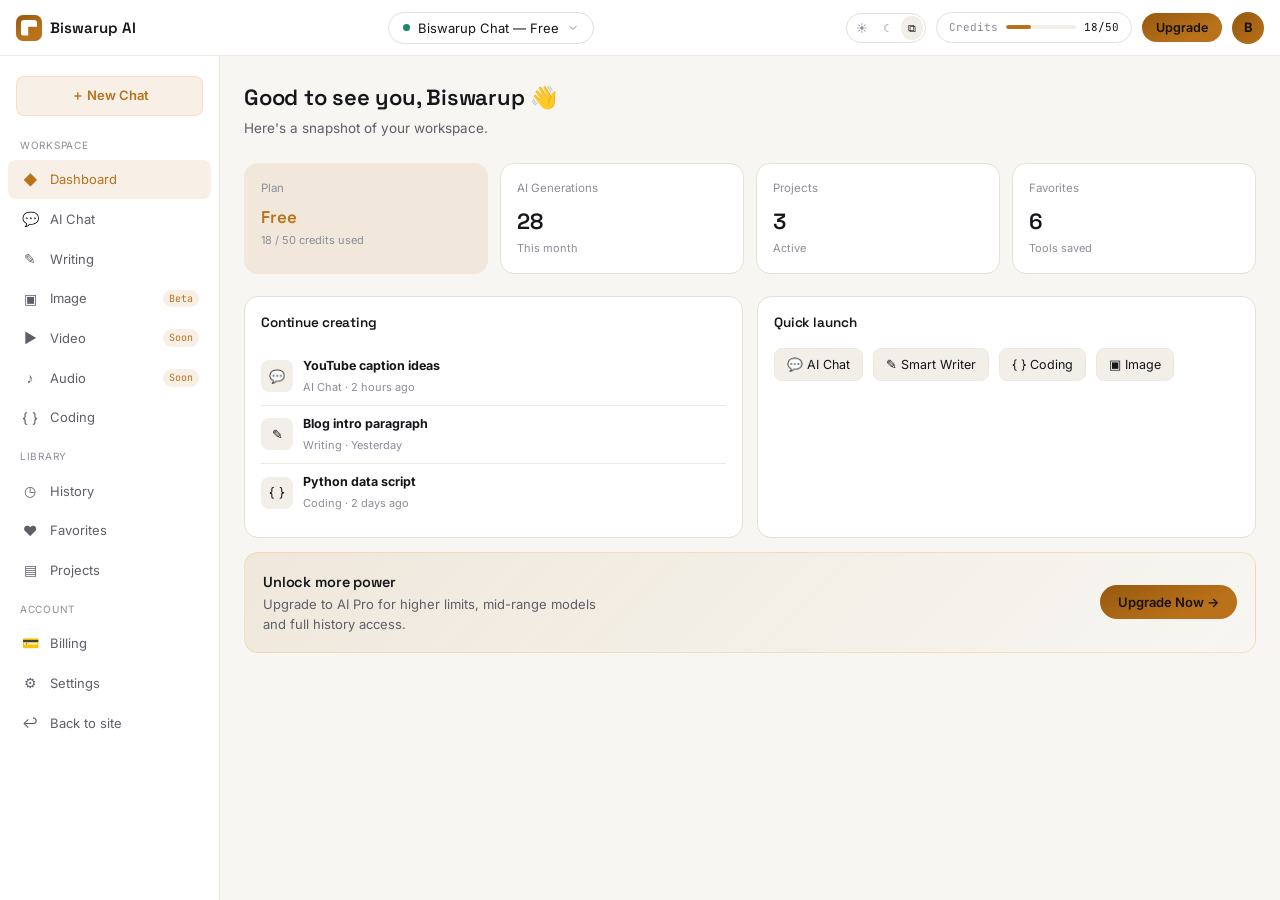
<file: workspace.html>
<!DOCTYPE html>
<html lang="en" data-theme="dark">
<head>
<meta charset="UTF-8">
<meta name="viewport" content="width=device-width, initial-scale=1.0">
<title>AI Workspace — Biswarup AI Tools</title>
<link rel="preconnect" href="https://fonts.googleapis.com">
<link href="https://fonts.googleapis.com/css2?family=Space+Grotesk:wght@500;600;700&family=Inter:wght@400;500;600&family=JetBrains+Mono:wght@500&display=swap" rel="stylesheet">
<style>
:root{--ease:cubic-bezier(.16,1,.3,1);--radius-s:8px;--radius-m:14px;--radius-l:20px;}
html[data-theme="dark"]{
  --bg:#0B0C10;--bg-soft:#111319;--surface:#181B22;--surface-2:#20242D;
  --border:#282C36;--border-soft:#20232B;--text:#F3F2EE;--text-dim:#9A9DA8;--text-faint:#5C606C;
  --accent:#F0B25B;--accent-strong:#FFC97A;--accent-soft:rgba(240,178,91,.13);
  --good:#5FD3A5;--good-soft:rgba(95,211,165,.13);
  --blue:#6B9FFF;--blue-soft:rgba(107,159,255,.13);
  --purple:#B67DFF;--purple-soft:rgba(182,125,255,.13);
}
html[data-theme="light"]{
  --bg:#F7F6F2;--bg-soft:#FFF;--surface:#FFF;--surface-2:#F1EFE8;
  --border:#E4E1D6;--border-soft:#ECEAE0;--text:#15161A;--text-dim:#5C5F68;--text-faint:#8B8E97;
  --accent:#B9711A;--accent-strong:#96590F;--accent-soft:rgba(185,113,26,.10);
  --good:#188A5E;--good-soft:rgba(24,138,94,.10);
  --blue:#2460D6;--blue-soft:rgba(36,96,214,.10);
  --purple:#7B3FCC;--purple-soft:rgba(123,63,204,.10);
}
*{box-sizing:border-box;margin:0;padding:0;}
body{background:var(--bg);color:var(--text);font-family:'Inter',sans-serif;font-size:14px;line-height:1.55;-webkit-font-smoothing:antialiased;height:100vh;overflow:hidden;display:flex;flex-direction:column;}
h1,h2,h3,h4{font-family:'Space Grotesk',sans-serif;font-weight:600;letter-spacing:-.01em;}
a{color:inherit;text-decoration:none;}button{font-family:inherit;cursor:pointer;border:none;background:none;color:inherit;}
input,textarea{font-family:inherit;}
.mono{font-family:'JetBrains Mono',monospace;}

/* ---- TOP BAR ---- */
.topbar{display:flex;align-items:center;justify-content:space-between;padding:0 16px;height:56px;border-bottom:1px solid var(--border-soft);background:var(--bg-soft);flex:none;gap:12px;}
.brand{display:flex;align-items:center;gap:8px;font-family:'Space Grotesk';font-weight:600;font-size:15px;flex:none;}
.brand-mark{width:26px;height:26px;border-radius:7px;background:linear-gradient(155deg,var(--accent-strong),var(--accent) 65%);position:relative;flex:none;}
.brand-mark::after{content:"";position:absolute;inset:5px;border-radius:3px;background:var(--bg-soft);clip-path:polygon(0 0,100% 0,100% 45%,45% 45%,45% 100%,0 100%);}
.topbar-center{display:flex;align-items:center;gap:8px;flex:1;justify-content:center;}
.model-select{display:flex;align-items:center;gap:8px;background:var(--surface);border:1px solid var(--border);border-radius:99px;padding:7px 14px;font-size:13px;cursor:pointer;max-width:260px;}
.model-select .dot-active{width:7px;height:7px;border-radius:50%;background:var(--good);flex:none;}
.model-select svg{color:var(--text-faint);}
.topbar-right{display:flex;align-items:center;gap:10px;flex:none;}
.usage-pill{display:flex;align-items:center;gap:8px;background:var(--surface);border:1px solid var(--border);border-radius:99px;padding:6px 12px;font-size:12px;}
.usage-bar{width:70px;height:4px;border-radius:99px;background:var(--surface-2);overflow:hidden;}
.usage-bar i{display:block;height:100%;background:var(--accent);border-radius:99px;}
.avatar{width:32px;height:32px;border-radius:50%;background:linear-gradient(135deg,var(--accent-strong),var(--accent));display:flex;align-items:center;justify-content:center;font-size:13px;font-weight:700;color:#181206;cursor:pointer;}
.topbar .btn{padding:7px 14px;border-radius:99px;font-weight:600;font-size:12.5px;background:linear-gradient(155deg,var(--accent-strong),var(--accent) 70%);color:#181206;display:inline-flex;align-items:center;}
.theme-switch{display:flex;align-items:center;background:var(--surface);border:1px solid var(--border);border-radius:99px;padding:2px;gap:1px;}
.theme-switch button{padding:5px 7px;border-radius:99px;font-size:11px;color:var(--text-faint);}
.theme-switch button.active{background:var(--surface-2);color:var(--text);}
.hamburger-btn{width:34px;height:34px;border-radius:8px;background:var(--surface);border:1px solid var(--border);display:none;align-items:center;justify-content:center;}

/* ---- LAYOUT ---- */
.layout{display:flex;flex:1;overflow:hidden;}

/* ---- SIDEBAR ---- */
.sidebar{width:220px;flex:none;border-right:1px solid var(--border-soft);background:var(--bg-soft);display:flex;flex-direction:column;overflow-y:auto;transition:transform .3s var(--ease);}
.sidebar-section{padding:10px 8px;}
.sidebar-grp{font-size:10px;text-transform:uppercase;letter-spacing:.07em;color:var(--text-faint);padding:12px 12px 6px;}
.sidebar-item{display:flex;align-items:center;gap:10px;padding:9px 12px;border-radius:var(--radius-s);font-size:13px;color:var(--text-dim);cursor:pointer;transition:background .15s,color .15s;}
.sidebar-item:hover{background:var(--surface);color:var(--text);}
.sidebar-item.active{background:var(--accent-soft);color:var(--accent);}
.sidebar-item .icon{width:20px;text-align:center;flex:none;font-size:14px;}
.sidebar-item .badge{margin-left:auto;font-size:10px;background:var(--accent-soft);color:var(--accent);padding:1px 6px;border-radius:99px;font-family:'JetBrains Mono';}
.sidebar-new{margin:10px 8px;padding:10px 14px;border-radius:var(--radius-s);background:var(--accent-soft);border:1px solid rgba(240,178,91,.25);color:var(--accent);font-size:13px;font-weight:600;text-align:center;width:calc(100% - 16px);}
.sidebar-new:hover{background:var(--accent);color:#181206;}

/* ---- MAIN CONTENT ---- */
.main{flex:1;display:flex;flex-direction:column;overflow:hidden;position:relative;}

/* ---- DASHBOARD VIEW ---- */
.dash{padding:24px;overflow-y:auto;flex:1;display:none;}
.dash.active{display:block;}
.welcome{margin-bottom:24px;}
.welcome h2{font-size:22px;}
.welcome p{color:var(--text-dim);font-size:13.5px;margin-top:4px;}
.stat-grid{display:grid;grid-template-columns:repeat(4,1fr);gap:12px;margin-bottom:22px;}
.stat-card{background:var(--surface);border:1px solid var(--border);border-radius:var(--radius-m);padding:16px;}
.stat-card .label{font-size:11.5px;color:var(--text-faint);margin-bottom:6px;}
.stat-card .val{font-family:'Space Grotesk';font-size:22px;font-weight:600;}
.stat-card .sub{font-size:11px;color:var(--text-faint);margin-top:2px;}
.stat-card.accent{background:var(--accent-soft);border-color:transparent;}
.stat-card.accent .val{color:var(--accent);}
.dash-grid{display:grid;grid-template-columns:1fr 1fr;gap:14px;}
.dash-box{background:var(--surface);border:1px solid var(--border);border-radius:var(--radius-m);padding:16px;}
.dash-box h4{font-size:13.5px;margin-bottom:14px;}
.recent-row{display:flex;align-items:center;gap:10px;padding:8px 0;border-bottom:1px solid var(--border-soft);}
.recent-row:last-child{border-bottom:none;}
.recent-icon{width:32px;height:32px;border-radius:8px;background:var(--surface-2);display:flex;align-items:center;justify-content:center;font-size:13px;flex:none;}
.recent-row h5{font-size:12.5px;}
.recent-row span{font-size:11px;color:var(--text-faint);}
.tool-chip{display:inline-flex;align-items:center;gap:7px;background:var(--surface-2);border:1px solid var(--border-soft);border-radius:8px;padding:8px 12px;font-size:12.5px;cursor:pointer;margin:0 6px 6px 0;}
.tool-chip:hover{border-color:var(--text-faint);}
.dash-upgrade{background:linear-gradient(135deg,var(--accent-soft),transparent);border:1px solid rgba(240,178,91,.3);border-radius:var(--radius-m);padding:18px;display:flex;align-items:center;justify-content:space-between;gap:12px;margin-top:14px;flex-wrap:wrap;}
.dash-upgrade p{font-size:13px;color:var(--text-dim);max-width:340px;}
.upgrade-btn{padding:9px 18px;border-radius:99px;background:linear-gradient(155deg,var(--accent-strong),var(--accent) 70%);color:#181206;font-weight:600;font-size:13px;}

/* ---- CHAT VIEW ---- */
.chat-view{flex:1;display:none;flex-direction:column;overflow:hidden;}
.chat-view.active{display:flex;}
.chat-messages{flex:1;overflow-y:auto;padding:22px;display:flex;flex-direction:column;gap:16px;}
.msg{display:flex;gap:10px;max-width:720px;}
.msg.me{align-self:flex-end;flex-direction:row-reverse;}
.msg-avatar{width:28px;height:28px;border-radius:50%;background:var(--surface-2);display:flex;align-items:center;justify-content:center;font-size:11px;flex:none;margin-top:2px;}
.msg.me .msg-avatar{background:linear-gradient(135deg,var(--accent-strong),var(--accent));color:#181206;font-weight:700;}
.bubble{padding:12px 16px;border-radius:14px;font-size:13.5px;line-height:1.6;background:var(--surface);border:1px solid var(--border-soft);max-width:100%;}
.msg.me .bubble{background:var(--accent-soft);border-color:transparent;}
.typing-indicator{display:flex;gap:4px;padding:12px 16px;border-radius:14px;background:var(--surface);border:1px solid var(--border-soft);align-items:center;}
.typing-indicator i{width:6px;height:6px;border-radius:50%;background:var(--text-faint);animation:pulse 1.2s infinite ease-in-out;}
.typing-indicator i:nth-child(2){animation-delay:.2s;}.typing-indicator i:nth-child(3){animation-delay:.4s;}
@keyframes pulse{0%,80%,100%{opacity:.25}40%{opacity:1}}
.msg-time{font-size:10.5px;color:var(--text-faint);margin-top:4px;text-align:right;}
.msg.me .msg-time{text-align:right;}

.chat-input-area{padding:14px 22px;border-top:1px solid var(--border-soft);background:var(--bg-soft);}
.chat-input-box{display:flex;align-items:flex-end;gap:10px;background:var(--surface);border:1px solid var(--border);border-radius:var(--radius-m);padding:12px 14px;}
.chat-input-box:focus-within{border-color:var(--accent);}
.chat-input-box textarea{flex:1;background:none;border:none;outline:none;resize:none;color:var(--text);font-size:14px;max-height:130px;line-height:1.5;}
.chat-input-box textarea::placeholder{color:var(--text-faint);}
.input-actions{display:flex;align-items:center;gap:8px;flex:none;}
.ic-btn{width:32px;height:32px;border-radius:8px;display:flex;align-items:center;justify-content:center;color:var(--text-faint);}
.ic-btn:hover{background:var(--surface-2);color:var(--text);}
.send-btn{width:36px;height:36px;border-radius:9px;background:linear-gradient(155deg,var(--accent-strong),var(--accent) 70%);color:#181206;display:flex;align-items:center;justify-content:center;}
.send-btn:disabled{opacity:.4;cursor:not-allowed;}
.chat-hint{font-size:11.5px;color:var(--text-faint);text-align:center;margin-top:8px;}

/* ---- HISTORY VIEW ---- */
.hist-view{flex:1;padding:22px;overflow-y:auto;display:none;}
.hist-view.active{display:block;}
.hist-search{display:flex;align-items:center;gap:10px;background:var(--surface);border:1px solid var(--border);border-radius:10px;padding:10px 14px;margin-bottom:18px;}
.hist-search input{background:none;border:none;outline:none;color:var(--text);font-size:13.5px;flex:1;}
.hist-row{display:flex;align-items:center;gap:12px;padding:13px 14px;background:var(--surface);border:1px solid var(--border);border-radius:var(--radius-m);margin-bottom:10px;cursor:pointer;}
.hist-row:hover{border-color:var(--text-faint);}
.hist-row .ico{width:36px;height:36px;border-radius:9px;background:var(--surface-2);display:flex;align-items:center;justify-content:center;flex:none;}
.hist-row .fi{flex:1;min-width:0;}
.hist-row .fi h5{font-size:13px;white-space:nowrap;overflow:hidden;text-overflow:ellipsis;}
.hist-row .fi span{font-size:11px;color:var(--text-faint);}
.hist-row .credits{font-size:11px;background:var(--accent-soft);color:var(--accent);padding:2px 8px;border-radius:99px;flex:none;font-family:'JetBrains Mono';}
.hist-row .del{color:var(--text-faint);padding:4px;border-radius:6px;}
.hist-row .del:hover{color:#e55;background:rgba(229,85,85,.1);}

/* ---- PROJECTS VIEW ---- */
.proj-view{flex:1;padding:22px;overflow-y:auto;display:none;}
.proj-view.active{display:block;}
.proj-header{display:flex;align-items:center;justify-content:space-between;margin-bottom:18px;}
.proj-header h3{font-size:18px;}
.proj-grid{display:grid;grid-template-columns:repeat(auto-fill,minmax(200px,1fr));gap:12px;}
.proj-card{background:var(--surface);border:1px solid var(--border);border-radius:var(--radius-m);padding:16px;cursor:pointer;}
.proj-card:hover{border-color:var(--text-faint);}
.proj-card .icon{font-size:22px;margin-bottom:12px;}
.proj-card h4{font-size:13.5px;margin-bottom:4px;}
.proj-card p{font-size:12px;color:var(--text-faint);}
.proj-new{border-style:dashed;background:transparent;display:flex;flex-direction:column;align-items:center;justify-content:center;min-height:110px;color:var(--text-faint);}
.proj-new:hover{border-color:var(--accent);color:var(--accent);}

/* ---- FAVORITES VIEW ---- */
.fav-view{flex:1;padding:22px;overflow-y:auto;display:none;}
.fav-view.active{display:block;}
.fav-grid{display:grid;grid-template-columns:repeat(auto-fill,minmax(240px,1fr));gap:12px;}
.fav-card{background:var(--surface);border:1px solid var(--border);border-radius:var(--radius-m);padding:14px;display:flex;gap:10px;align-items:flex-start;cursor:pointer;}
.fav-card:hover{border-color:var(--accent);}
.fav-card .icon{width:36px;height:36px;border-radius:9px;background:var(--surface-2);display:flex;align-items:center;justify-content:center;font-size:12px;font-weight:700;flex:none;}
.fav-card h4{font-size:13px;}
.fav-card p{font-size:11.5px;color:var(--text-faint);}

/* ---- SETTINGS VIEW ---- */
.settings-view{flex:1;padding:22px;overflow-y:auto;display:none;max-width:640px;}
.settings-view.active{display:block;}
.setting-section{margin-bottom:26px;}
.setting-section h4{font-size:14px;margin-bottom:14px;color:var(--text-dim);}
.setting-row{display:flex;align-items:center;justify-content:space-between;padding:13px 0;border-bottom:1px solid var(--border-soft);}
.setting-row:last-child{border-bottom:none;}
.setting-row .info h5{font-size:13.5px;}
.setting-row .info p{font-size:12px;color:var(--text-faint);margin-top:2px;}
.toggle{width:40px;height:22px;border-radius:99px;background:var(--surface-2);border:1.5px solid var(--border);position:relative;cursor:pointer;transition:background .2s;}
.toggle.on{background:var(--good);}
.toggle::after{content:"";position:absolute;top:2px;left:2px;width:14px;height:14px;border-radius:50%;background:#fff;transition:transform .2s;}
.toggle.on::after{transform:translateX(18px);}

/* ---- BILLING VIEW ---- */
.bill-view{flex:1;padding:22px;overflow-y:auto;display:none;max-width:680px;}
.bill-view.active{display:block;}
.plan-banner{background:var(--accent-soft);border:1px solid rgba(240,178,91,.3);border-radius:var(--radius-m);padding:18px 20px;display:flex;align-items:center;justify-content:space-between;margin-bottom:22px;flex-wrap:wrap;gap:12px;}
.plan-banner h3{font-size:16px;}
.plan-banner p{font-size:12.5px;color:var(--text-dim);margin-top:3px;}
.payment-row{display:flex;align-items:center;gap:12px;padding:13px 0;border-bottom:1px solid var(--border-soft);}
.payment-row:last-child{border-bottom:none;}

/* ---- BOTTOM NAV (mobile) ---- */
.bottom-nav{display:none;position:fixed;bottom:0;left:0;right:0;background:var(--bg-soft);border-top:1px solid var(--border-soft);padding:8px 0;z-index:40;}
.bottom-nav-inner{display:flex;justify-content:space-around;}
.bn-item{display:flex;flex-direction:column;align-items:center;gap:3px;font-size:10.5px;color:var(--text-faint);padding:4px 12px;border-radius:10px;}
.bn-item.active{color:var(--accent);}
.bn-item svg{opacity:.7;}
.bn-item.active svg{opacity:1;}

/* ---- MODEL DROPDOWN ---- */
.model-dropdown{position:fixed;top:66px;left:50%;transform:translateX(-50%);background:var(--bg-soft);border:1px solid var(--border);border-radius:var(--radius-m);box-shadow:0 12px 40px rgba(0,0,0,.35);min-width:280px;z-index:50;display:none;padding:8px;}
.model-dropdown.open{display:block;}
.model-item{display:flex;align-items:center;gap:10px;padding:10px 12px;border-radius:8px;cursor:pointer;}
.model-item:hover{background:var(--surface-2);}
.model-item.active{background:var(--accent-soft);}
.model-item .mi-name{font-size:13px;font-weight:500;}
.model-item .mi-plan{font-size:10.5px;color:var(--text-faint);background:var(--surface-2);padding:1px 6px;border-radius:99px;margin-left:auto;font-family:'JetBrains Mono';}

/* ---- TOAST ---- */
.toast{position:fixed;bottom:24px;left:50%;transform:translateX(-50%) translateY(20px);background:var(--surface);border:1px solid var(--border);box-shadow:0 12px 40px rgba(0,0,0,.35);padding:12px 18px;border-radius:12px;font-size:13px;z-index:99;opacity:0;pointer-events:none;transition:all .25s var(--ease);display:flex;align-items:center;gap:10px;}
.toast.show{opacity:1;transform:translateX(-50%) translateY(0);}
.toast .dot{width:7px;height:7px;border-radius:50%;background:var(--good);flex:none;}

/* ---- SIDEBAR OVERLAY (mobile) ---- */
.sidebar-overlay{position:fixed;inset:0;background:rgba(0,0,0,.5);z-index:39;display:none;}
.sidebar-overlay.show{display:block;}

/* ---- RESPONSIVE ---- */
@media(max-width:768px){
  .sidebar{position:fixed;left:0;top:56px;bottom:0;z-index:40;transform:translateX(-100%);width:240px;}
  .sidebar.open{transform:translateX(0);}
  .hamburger-btn{display:flex;}
  .topbar-center{display:none;}
  .usage-pill{display:none;}
  .stat-grid{grid-template-columns:1fr 1fr;}
  .dash-grid{grid-template-columns:1fr;}
  .bottom-nav{display:block;}
  .main{padding-bottom:65px;}
}
@media(max-width:480px){
  .stat-grid{grid-template-columns:1fr 1fr;}
  .topbar{padding:0 12px;}
  .brand span{display:none;}
}
</style>
</head>
<body>

<!-- TOP BAR -->
<div class="topbar">
  <div style="display:flex;align-items:center;gap:10px;">
    <button class="hamburger-btn" id="hamBtn">☰</button>
    <a href="index.html" class="brand"><div class="brand-mark"></div><span>Biswarup AI</span></a>
  </div>
  <div class="topbar-center">
    <button class="model-select" id="modelSelectBtn">
      <span class="dot-active"></span>
      <span id="modelName">Biswarup Chat — Free</span>
      <svg width="12" height="12" viewBox="0 0 24 24" fill="none"><path d="M6 9l6 6 6-6" stroke="currentColor" stroke-width="2" stroke-linecap="round"/></svg>
    </button>
  </div>
  <div class="topbar-right">
    <div class="theme-switch" id="themeSwitch">
      <button data-mode="light">☀</button>
      <button data-mode="dark">☾</button>
      <button data-mode="system">⧉</button>
    </div>
    <div class="usage-pill">
      <span class="mono" style="font-size:11px;color:var(--text-faint)">Credits</span>
      <div class="usage-bar"><i style="width:35%"></i></div>
      <span class="mono" style="font-size:11px;">18/50</span>
    </div>
    <button class="btn" onclick="goView('billing')">Upgrade</button>
    <div class="avatar" title="Biswarup Patra">B</div>
  </div>
</div>

<!-- MODEL DROPDOWN -->
<div class="model-dropdown" id="modelDropdown">
  <div style="padding:4px 10px 10px;font-size:10.5px;color:var(--text-faint);text-transform:uppercase;letter-spacing:.06em;">Select model</div>
  <div class="model-item active" data-model="Biswarup Chat — Free"><span class="dot-active" style="width:7px;height:7px;border-radius:50%;background:var(--good);flex:none;"></span><div><div class="mi-name">Biswarup Chat</div></div><span class="mi-plan">Free</span></div>
  <div class="model-item" data-model="Smart Writer — Free"><span style="width:7px;height:7px;border-radius:50%;background:var(--blue);flex:none;"></span><div><div class="mi-name">Smart Writer</div></div><span class="mi-plan">Free</span></div>
  <div class="model-item" data-model="Image Studio — Beta" style="opacity:.6;"><span style="width:7px;height:7px;border-radius:50%;background:var(--accent);flex:none;"></span><div><div class="mi-name">Image Studio</div></div><span class="mi-plan">Beta</span></div>
  <div class="model-item" data-model="Pro Reasoner — Pro" style="opacity:.45;cursor:not-allowed;"><span style="width:7px;height:7px;border-radius:50%;background:var(--purple);flex:none;"></span><div><div class="mi-name">Pro Reasoner</div><div style="font-size:10.5px;color:var(--text-faint);">Requires AI Pro</div></div><span class="mi-plan">Pro</span></div>
</div>

<!-- MAIN LAYOUT -->
<div class="layout">
  <!-- SIDEBAR -->
  <div class="sidebar" id="sidebar">
    <div class="sidebar-section">
      <button class="sidebar-new" onclick="newChat()">＋ New Chat</button>
      <div class="sidebar-grp">Workspace</div>
      <div class="sidebar-item active" data-view="dashboard"><span class="icon">◆</span> Dashboard</div>
      <div class="sidebar-item" data-view="chat"><span class="icon">💬</span> AI Chat</div>
      <div class="sidebar-item" data-view="chat"><span class="icon">✎</span> Writing</div>
      <div class="sidebar-item" data-view="chat"><span class="icon">▣</span> Image <span class="badge">Beta</span></div>
      <div class="sidebar-item" data-view="chat"><span class="icon">▶</span> Video <span class="badge">Soon</span></div>
      <div class="sidebar-item" data-view="chat"><span class="icon">♪</span> Audio <span class="badge">Soon</span></div>
      <div class="sidebar-item" data-view="chat"><span class="icon">{ }</span> Coding</div>
      <div class="sidebar-grp">Library</div>
      <div class="sidebar-item" data-view="history"><span class="icon">◷</span> History</div>
      <div class="sidebar-item" data-view="favorites"><span class="icon">♥</span> Favorites</div>
      <div class="sidebar-item" data-view="projects"><span class="icon">▤</span> Projects</div>
      <div class="sidebar-grp">Account</div>
      <div class="sidebar-item" data-view="billing"><span class="icon">💳</span> Billing</div>
      <div class="sidebar-item" data-view="settings"><span class="icon">⚙</span> Settings</div>
      <div class="sidebar-item" onclick="window.location.href='index.html'"><span class="icon">↩</span> Back to site</div>
    </div>
  </div>

  <!-- MAIN AREA -->
  <div class="main" id="main">
    <!-- DASHBOARD -->
    <div class="dash active" id="v-dashboard">
      <div class="welcome">
        <h2>Good to see you, Biswarup 👋</h2>
        <p>Here's a snapshot of your workspace.</p>
      </div>
      <div class="stat-grid">
        <div class="stat-card accent">
          <div class="label">Plan</div>
          <div class="val" style="font-size:17px;">Free</div>
          <div class="sub">18 / 50 credits used</div>
        </div>
        <div class="stat-card">
          <div class="label">AI Generations</div>
          <div class="val">28</div>
          <div class="sub">This month</div>
        </div>
        <div class="stat-card">
          <div class="label">Projects</div>
          <div class="val">3</div>
          <div class="sub">Active</div>
        </div>
        <div class="stat-card">
          <div class="label">Favorites</div>
          <div class="val">6</div>
          <div class="sub">Tools saved</div>
        </div>
      </div>
      <div class="dash-grid">
        <div class="dash-box">
          <h4>Continue creating</h4>
          <div class="recent-row">
            <div class="recent-icon">💬</div>
            <div><h5>YouTube caption ideas</h5><span>AI Chat · 2 hours ago</span></div>
          </div>
          <div class="recent-row">
            <div class="recent-icon">✎</div>
            <div><h5>Blog intro paragraph</h5><span>Writing · Yesterday</span></div>
          </div>
          <div class="recent-row">
            <div class="recent-icon">{ }</div>
            <div><h5>Python data script</h5><span>Coding · 2 days ago</span></div>
          </div>
        </div>
        <div class="dash-box">
          <h4>Quick launch</h4>
          <div>
            <button class="tool-chip" onclick="goView('chat')">💬 AI Chat</button>
            <button class="tool-chip" onclick="goView('chat')">✎ Smart Writer</button>
            <button class="tool-chip" onclick="goView('chat')">{ } Coding</button>
            <button class="tool-chip" onclick="goView('chat')">▣ Image</button>
          </div>
        </div>
      </div>
      <div class="dash-upgrade">
        <div>
          <h4 style="font-size:14.5px;">Unlock more power</h4>
          <p>Upgrade to AI Pro for higher limits, mid-range models and full history access.</p>
        </div>
        <button class="upgrade-btn" onclick="goView('billing')">Upgrade Now →</button>
      </div>
    </div>

    <!-- CHAT -->
    <div class="chat-view" id="v-chat">
      <div class="chat-messages" id="chatMessages">
        <div class="msg">
          <div class="msg-avatar">B</div>
          <div>
            <div class="bubble">Hello! I'm your AI assistant. What would you like to create today?</div>
            <div class="msg-time">Now</div>
          </div>
        </div>
      </div>
      <div class="chat-input-area">
        <div class="chat-input-box">
          <textarea id="chatInput" placeholder="Ask anything — write, code, brainstorm, analyze…" rows="1" oninput="autoResize(this)"></textarea>
          <div class="input-actions">
            <button class="ic-btn" title="Upload file">📎</button>
            <button class="send-btn" id="sendBtn" onclick="sendMessage()">
              <svg width="15" height="15" viewBox="0 0 24 24" fill="none"><path d="M22 2L11 13M22 2l-7 20-4-9-9-4 20-7z" stroke="currentColor" stroke-width="2" stroke-linecap="round"/></svg>
            </button>
          </div>
        </div>
        <p class="chat-hint">Biswarup Chat (Free) · 32 credits remaining · <a href="#" onclick="goView('billing')" style="color:var(--accent)">Upgrade for more</a></p>
      </div>
    </div>

    <!-- HISTORY -->
    <div class="hist-view" id="v-history">
      <h3 style="font-size:18px;margin-bottom:16px;">Activity History</h3>
      <div class="hist-search">
        <svg width="15" height="15" viewBox="0 0 24 24" fill="none"><circle cx="11" cy="11" r="7" stroke="currentColor" stroke-width="2"/><path d="M21 21l-4.3-4.3" stroke="currentColor" stroke-width="2" stroke-linecap="round"/></svg>
        <input placeholder="Search history…">
      </div>
      <div id="histList"></div>
    </div>

    <!-- PROJECTS -->
    <div class="proj-view" id="v-projects">
      <div class="proj-header">
        <h3>Projects</h3>
        <button class="upgrade-btn" style="font-size:13px;" onclick="toast('Create project — coming in Phase 2!')">+ New Project</button>
      </div>
      <div class="proj-grid">
        <div class="proj-card">
          <div class="icon">📺</div>
          <h4>YouTube Channel</h4>
          <p>12 files · Updated today</p>
        </div>
        <div class="proj-card">
          <div class="icon">📝</div>
          <h4>Blog Posts</h4>
          <p>8 drafts · Updated 3 days ago</p>
        </div>
        <div class="proj-card">
          <div class="icon">💻</div>
          <h4>Portfolio Code</h4>
          <p>5 scripts · Updated last week</p>
        </div>
        <div class="proj-card proj-new">
          <div style="font-size:24px;margin-bottom:8px;">＋</div>
          <div style="font-size:12.5px;">New Project</div>
        </div>
      </div>
    </div>

    <!-- FAVORITES -->
    <div class="fav-view" id="v-favorites">
      <h3 style="font-size:18px;margin-bottom:16px;">My AI Tools</h3>
      <div class="fav-grid" id="favGrid"></div>
    </div>

    <!-- SETTINGS -->
    <div class="settings-view" id="v-settings">
      <h3 style="font-size:18px;margin-bottom:22px;">Settings</h3>
      <div class="setting-section">
        <h4>Appearance</h4>
        <div class="setting-row"><div class="info"><h5>Theme</h5><p>Choose light, dark or system default</p></div><div class="theme-switch" id="themeSwitch2" style="margin:0;"></div></div>
      </div>
      <div class="setting-section">
        <h4>Notifications</h4>
        <div class="setting-row"><div class="info"><h5>New feature emails</h5><p>Get notified when new tools or features launch</p></div><div class="toggle on" onclick="this.classList.toggle('on')"></div></div>
        <div class="setting-row"><div class="info"><h5>Usage alerts</h5><p>Alert when credits reach 20%</p></div><div class="toggle on" onclick="this.classList.toggle('on')"></div></div>
        <div class="setting-row"><div class="info"><h5>Payment confirmations</h5><p>Email when a payment is verified</p></div><div class="toggle on" onclick="this.classList.toggle('on')"></div></div>
      </div>
      <div class="setting-section">
        <h4>Profile</h4>
        <div class="setting-row"><div class="info"><h5>Name</h5><p>Biswarup Patra</p></div><button style="font-size:12px;color:var(--accent);">Edit</button></div>
        <div class="setting-row"><div class="info"><h5>Email</h5><p>biswarup@email.com</p></div><button style="font-size:12px;color:var(--accent);">Change</button></div>
        <div class="setting-row"><div class="info"><h5>Password</h5><p>Last changed 30 days ago</p></div><button style="font-size:12px;color:var(--accent);">Reset</button></div>
      </div>
      <div class="setting-section">
        <h4>Danger Zone</h4>
        <div class="setting-row"><div class="info"><h5>Delete account</h5><p>Permanently remove all data</p></div><button style="font-size:12px;color:#e55;">Delete</button></div>
      </div>
    </div>

    <!-- BILLING -->
    <div class="bill-view" id="v-billing">
      <h3 style="font-size:18px;margin-bottom:18px;">Billing & Plans</h3>
      <div class="plan-banner">
        <div><h3>Free Plan</h3><p>50 credits/month · Basic models only</p></div>
        <button class="upgrade-btn" id="billUpgradeBtn">Upgrade Plan</button>
      </div>
      <h4 style="font-size:13px;color:var(--text-faint);margin-bottom:12px;">Payment History</h4>
      <div style="background:var(--surface);border:1px solid var(--border);border-radius:var(--radius-m);padding:16px;">
        <div class="payment-row"><span style="font-size:13px;color:var(--text-faint);">No payments yet.</span></div>
      </div>
    </div>
  </div>
</div>

<!-- BOTTOM NAV (mobile) -->
<div class="bottom-nav">
  <div class="bottom-nav-inner">
    <div class="bn-item active" onclick="goView('dashboard')"><svg width="20" height="20" viewBox="0 0 24 24" fill="none"><rect x="3" y="3" width="8" height="8" rx="2" stroke="currentColor" stroke-width="1.8"/><rect x="13" y="3" width="8" height="8" rx="2" stroke="currentColor" stroke-width="1.8"/><rect x="3" y="13" width="8" height="8" rx="2" stroke="currentColor" stroke-width="1.8"/><rect x="13" y="13" width="8" height="8" rx="2" stroke="currentColor" stroke-width="1.8"/></svg>Home</div>
    <div class="bn-item" onclick="goView('chat')"><svg width="20" height="20" viewBox="0 0 24 24" fill="none"><path d="M21 15a2 2 0 0 1-2 2H7l-4 4V5a2 2 0 0 1 2-2h14a2 2 0 0 1 2 2v10z" stroke="currentColor" stroke-width="1.8"/></svg>Chat</div>
    <div class="bn-item" onclick="goView('history')"><svg width="20" height="20" viewBox="0 0 24 24" fill="none"><circle cx="12" cy="12" r="9" stroke="currentColor" stroke-width="1.8"/><path d="M12 7v5l3 3" stroke="currentColor" stroke-width="1.8" stroke-linecap="round"/></svg>History</div>
    <div class="bn-item" onclick="goView('favorites')"><svg width="20" height="20" viewBox="0 0 24 24" fill="none"><path d="M20.8 4.6a5.5 5.5 0 0 0-7.8 0L12 5.7l-1-1a5.5 5.5 0 0 0-7.8 7.8L12 21.2l8.8-8.7a5.5 5.5 0 0 0 0-7.8z" stroke="currentColor" stroke-width="1.8"/></svg>Saved</div>
    <div class="bn-item" onclick="goView('settings')"><svg width="20" height="20" viewBox="0 0 24 24" fill="none"><circle cx="12" cy="12" r="3" stroke="currentColor" stroke-width="1.8"/><path d="M19.4 15a1.65 1.65 0 0 0 .33 1.82l.06.06a2 2 0 0 1-2.83 2.83l-.06-.06a1.65 1.65 0 0 0-1.82-.33 1.65 1.65 0 0 0-1 1.51V21a2 2 0 0 1-4 0v-.09A1.65 1.65 0 0 0 9 19.4a1.65 1.65 0 0 0-1.82.33l-.06.06a2 2 0 0 1-2.83-2.83l.06-.06A1.65 1.65 0 0 0 4.68 15a1.65 1.65 0 0 0-1.51-1H3a2 2 0 0 1 0-4h.09A1.65 1.65 0 0 0 4.6 9a1.65 1.65 0 0 0-.33-1.82l-.06-.06a2 2 0 0 1 2.83-2.83l.06.06A1.65 1.65 0 0 0 9 4.68a1.65 1.65 0 0 0 1-1.51V3a2 2 0 0 1 4 0v.09a1.65 1.65 0 0 0 1 1.51 1.65 1.65 0 0 0 1.82-.33l.06-.06a2 2 0 0 1 2.83 2.83l-.06.06A1.65 1.65 0 0 0 19.4 9a1.65 1.65 0 0 0 1.51 1H21a2 2 0 0 1 0 4h-.09a1.65 1.65 0 0 0-1.51 1z" stroke="currentColor" stroke-width="1.8"/></svg>Settings</div>
  </div>
</div>

<div class="sidebar-overlay" id="sidebarOverlay"></div>
<div class="toast" id="toast"><span class="dot"></span><span id="toastMsg"></span></div>

<script>
/* theme */
const root=document.documentElement;
let themeMode='system';
const mq=window.matchMedia('(prefers-color-scheme: dark)');
function applyTheme(){
  const r=themeMode==='system'?(mq.matches?'dark':'light'):themeMode;
  root.setAttribute('data-theme',r);
  document.querySelectorAll('.theme-switch button').forEach(b=>b.classList.toggle('active',b.dataset.mode===themeMode));
}
[document.getElementById('themeSwitch')].forEach(sw=>{
  if(!sw)return;
  sw.innerHTML=`<button data-mode="light">☀</button><button data-mode="dark">☾</button><button data-mode="system">⧉</button>`;
  sw.querySelectorAll('button').forEach(b=>b.addEventListener('click',()=>{themeMode=b.dataset.mode;applyTheme();}));
});
const ts2=document.getElementById('themeSwitch2');
if(ts2){ts2.innerHTML=`<button data-mode="light">☀</button><button data-mode="dark">☾</button><button data-mode="system">⧉</button>`;ts2.querySelectorAll('button').forEach(b=>b.addEventListener('click',()=>{themeMode=b.dataset.mode;applyTheme();}));}
mq.addEventListener('change',()=>{if(themeMode==='system')applyTheme();});
applyTheme();

/* toast */
let tTimer;
function toast(msg){const t=document.getElementById('toast');document.getElementById('toastMsg').textContent=msg;t.classList.add('show');clearTimeout(tTimer);tTimer=setTimeout(()=>t.classList.remove('show'),3200);}

/* views */
const views=['dashboard','chat','history','projects','favorites','settings','billing'];
function goView(v){
  views.forEach(id=>{
    const el=document.getElementById('v-'+id);
    if(el)el.classList.toggle('active',id===v);
  });
  document.querySelectorAll('.sidebar-item').forEach(el=>el.classList.toggle('active',el.dataset.view===v));
  document.querySelectorAll('.bn-item').forEach((el,i)=>{
    const map=['dashboard','chat','history','favorites','settings'];
    el.classList.toggle('active',map[i]===v);
  });
  closeSidebar();
}
document.querySelectorAll('.sidebar-item[data-view]').forEach(el=>{
  el.addEventListener('click',()=>goView(el.dataset.view));
});

/* hamburger */
const sidebar=document.getElementById('sidebar');
const overlay=document.getElementById('sidebarOverlay');
function closeSidebar(){sidebar.classList.remove('open');overlay.classList.remove('show');}
document.getElementById('hamBtn').addEventListener('click',()=>{sidebar.classList.toggle('open');overlay.classList.toggle('show');});
overlay.addEventListener('click',closeSidebar);

/* model dropdown */
document.getElementById('modelSelectBtn').addEventListener('click',()=>{
  document.getElementById('modelDropdown').classList.toggle('open');
});
document.querySelectorAll('.model-item').forEach(mi=>{
  mi.addEventListener('click',()=>{
    if(mi.style.cursor==='not-allowed'){toast('This model requires AI Pro — upgrade to unlock it.');return;}
    document.querySelectorAll('.model-item').forEach(x=>x.classList.remove('active'));
    mi.classList.add('active');
    document.getElementById('modelName').textContent=mi.dataset.model;
    document.getElementById('modelDropdown').classList.remove('open');
  });
});
document.addEventListener('click',e=>{if(!e.target.closest('#modelSelectBtn')&&!e.target.closest('#modelDropdown'))document.getElementById('modelDropdown').classList.remove('open');});

/* chat */
function autoResize(ta){ta.style.height='auto';ta.style.height=Math.min(ta.scrollHeight,130)+'px';}
document.getElementById('chatInput').addEventListener('keydown',function(e){if(e.key==='Enter'&&!e.shiftKey){e.preventDefault();sendMessage();}});

const sampleReplies=[
  'Great question! Let me help you with that. Here\'s what I found based on your request…',
  'Sure! Here\'s a draft you can build on. Let me know if you\'d like a different tone or length.',
  'I\'ve analyzed your input. Here are 3 variations — pick the one that fits best.',
  'Done! I\'ve also included a quick tip at the end that might save you time.',
];
let msgCount=0;
function sendMessage(){
  const input=document.getElementById('chatInput');
  const msg=input.value.trim();
  if(!msg)return;
  input.value='';input.style.height='auto';
  const container=document.getElementById('chatMessages');
  const now=new Date().toLocaleTimeString([],{hour:'2-digit',minute:'2-digit'});
  container.innerHTML+=`<div class="msg me"><div class="msg-avatar">B</div><div><div class="bubble">${msg}</div><div class="msg-time">${now}</div></div></div>`;
  container.innerHTML+=`<div class="msg" id="typing-ind"><div class="msg-avatar">A</div><div class="typing-indicator"><i></i><i></i><i></i></div></div>`;
  container.scrollTop=container.scrollHeight;
  setTimeout(()=>{
    const t=document.getElementById('typing-ind');if(t)t.remove();
    const reply=sampleReplies[msgCount%sampleReplies.length];msgCount++;
    container.innerHTML+=`<div class="msg"><div class="msg-avatar">A</div><div><div class="bubble">${reply}</div><div class="msg-time">${new Date().toLocaleTimeString([],{hour:'2-digit',minute:'2-digit'})}</div></div></div>`;
    container.scrollTop=container.scrollHeight;
  },1400);
}

function newChat(){
  document.getElementById('chatMessages').innerHTML=`<div class="msg"><div class="msg-avatar">A</div><div><div class="bubble">New chat started! What would you like to create today?</div><div class="msg-time">Now</div></div></div>`;
  goView('chat');toast('New chat started.');
}

/* history */
const histData=[
  {icon:'💬',title:'YouTube caption ideas',tool:'AI Chat',date:'2 hours ago',credits:'3c'},
  {icon:'✎',title:'Blog intro paragraph',tool:'Smart Writer',date:'Yesterday',credits:'2c'},
  {icon:'{ }',title:'Python data processing script',tool:'Coding',date:'2 days ago',credits:'4c'},
  {icon:'💬',title:'Instagram bio rewrite',tool:'AI Chat',date:'3 days ago',credits:'2c'},
];
document.getElementById('histList').innerHTML=histData.map((h,i)=>`
  <div class="hist-row">
    <div class="ico">${h.icon}</div>
    <div class="fi"><h5>${h.title}</h5><span>${h.tool} · ${h.date}</span></div>
    <span class="credits mono">${h.credits}</span>
    <button class="del" onclick="removeHist(${i},this.closest('.hist-row'))">✕</button>
  </div>`).join('');
function removeHist(i,el){el.style.opacity='0';setTimeout(()=>el.remove(),250);toast('Entry removed from history.');}

/* favorites */
const favTools=[
  {icon:'💬',name:'ChatGPT',cat:'AI Chat'},
  {icon:'🔍',name:'Perplexity',cat:'AI Search'},
  {icon:'🎨',name:'Midjourney',cat:'AI Image'},
  {icon:'✎',name:'Smart Writer',cat:'AI Writing'},
  {icon:'🎵',name:'Suno',cat:'AI Music'},
  {icon:'🎬',name:'Runway',cat:'AI Video'},
];
document.getElementById('favGrid').innerHTML=favTools.map(f=>`
  <div class="fav-card" onclick="toast('Opening ${f.name}…')">
    <div class="icon">${f.icon}</div>
    <div><h4>${f.name}</h4><p>${f.cat}</p></div>
  </div>`).join('');

/* billing upgrade button → show UPI modal note */
document.getElementById('billUpgradeBtn').addEventListener('click',()=>{
  window.location.href='index.html#pricing';
});
</script>
</body>
</html>
</file>
